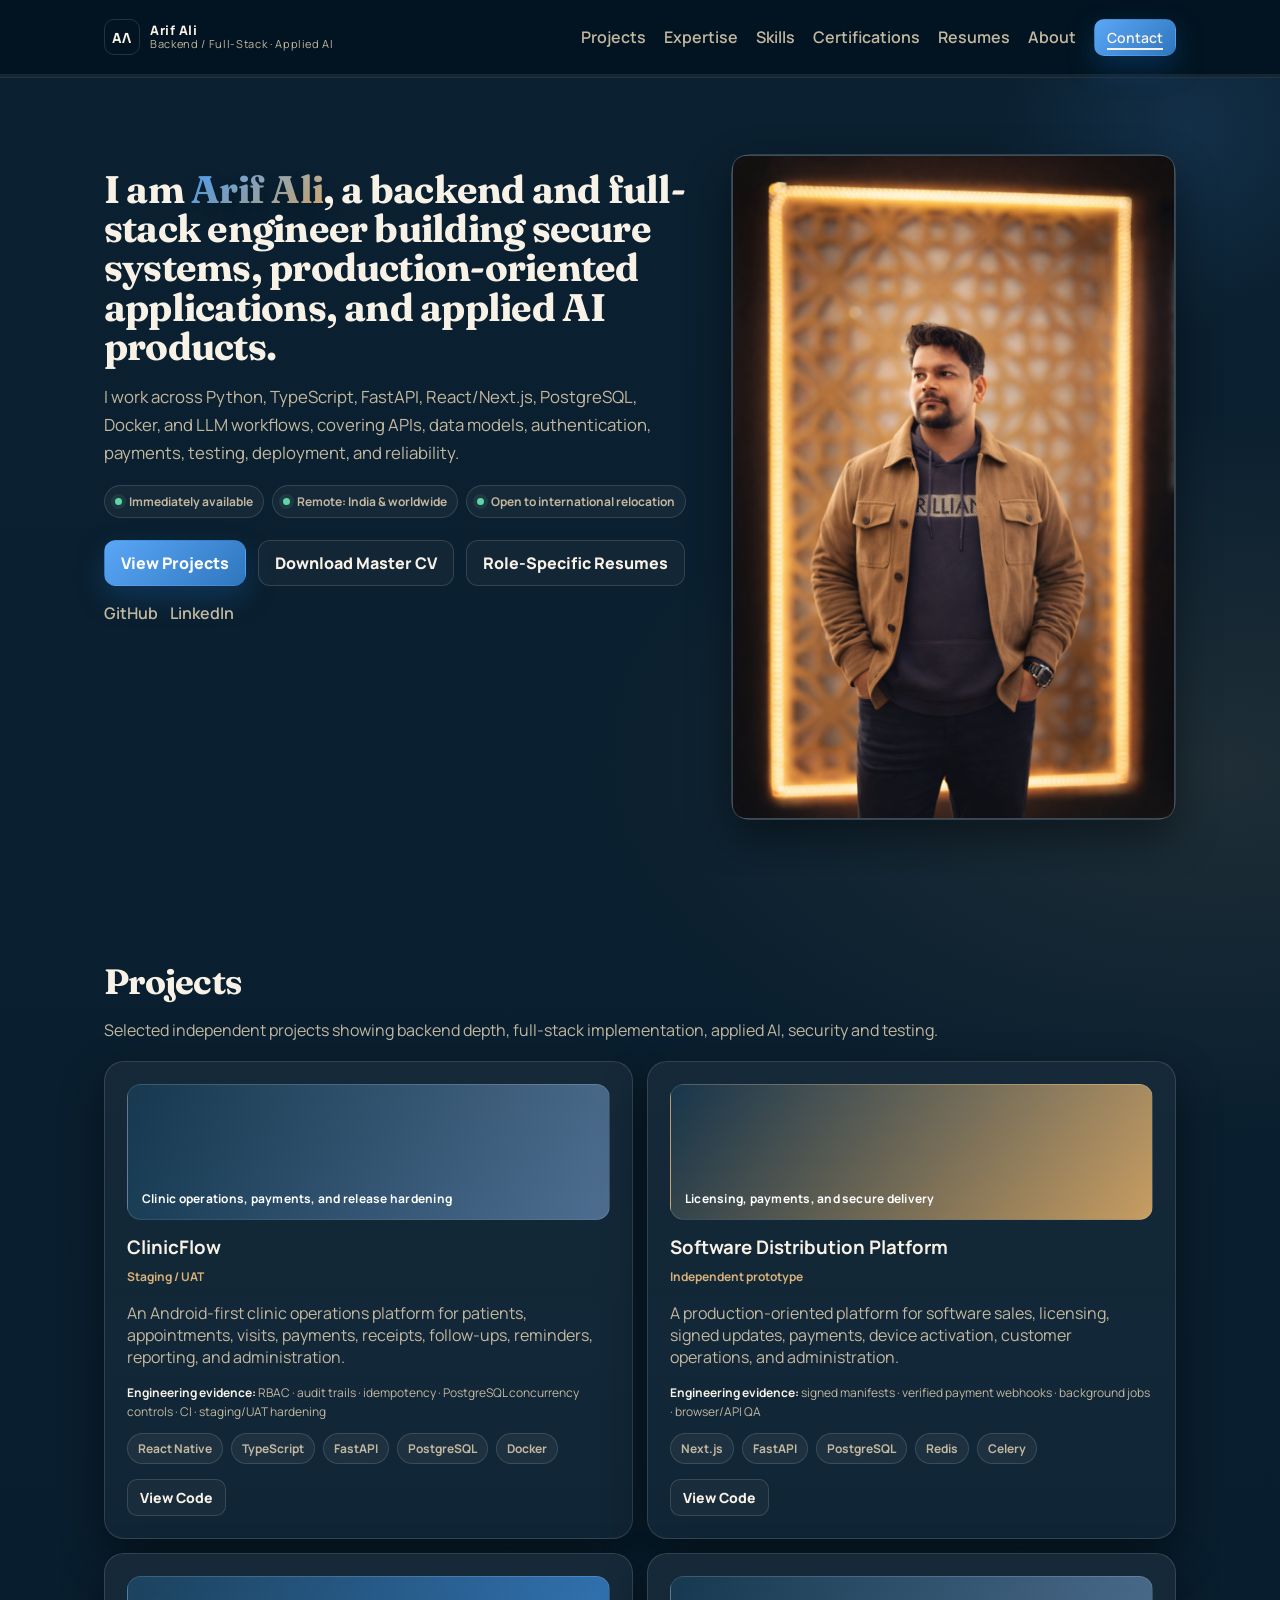
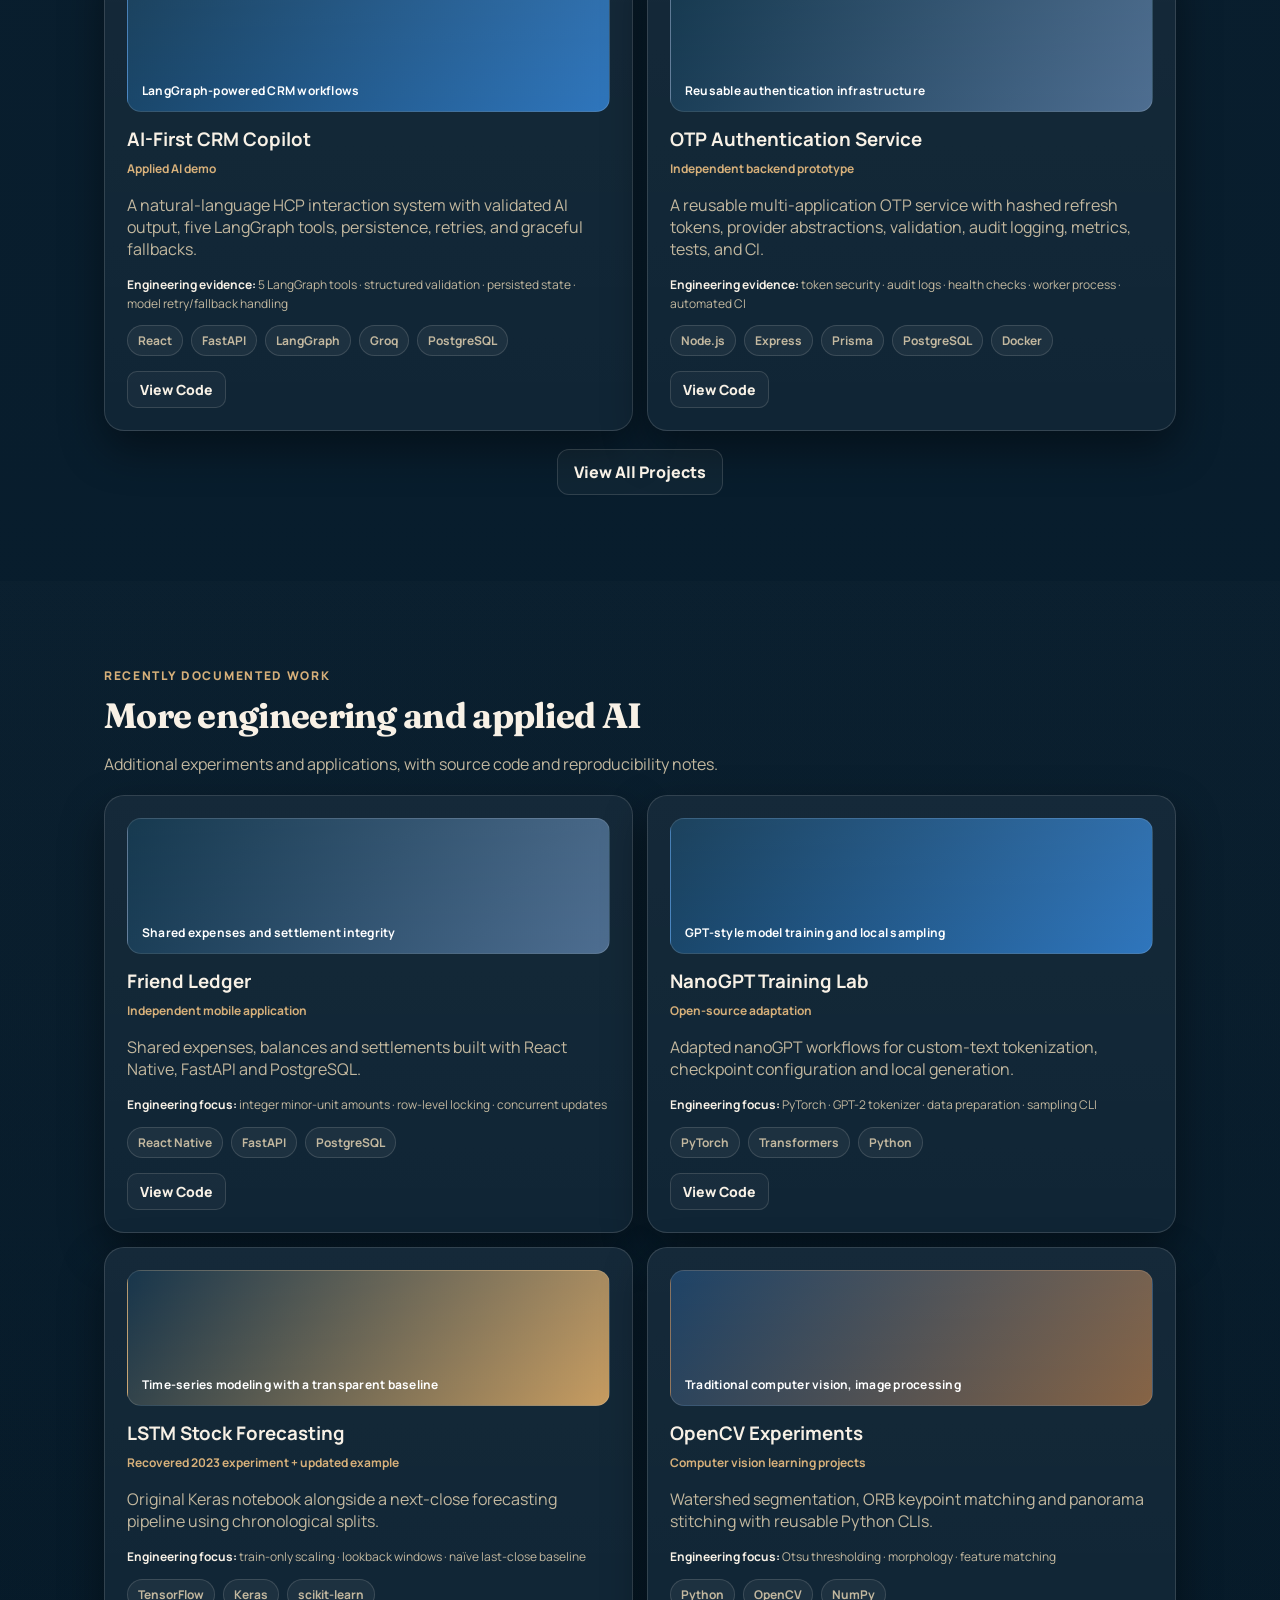
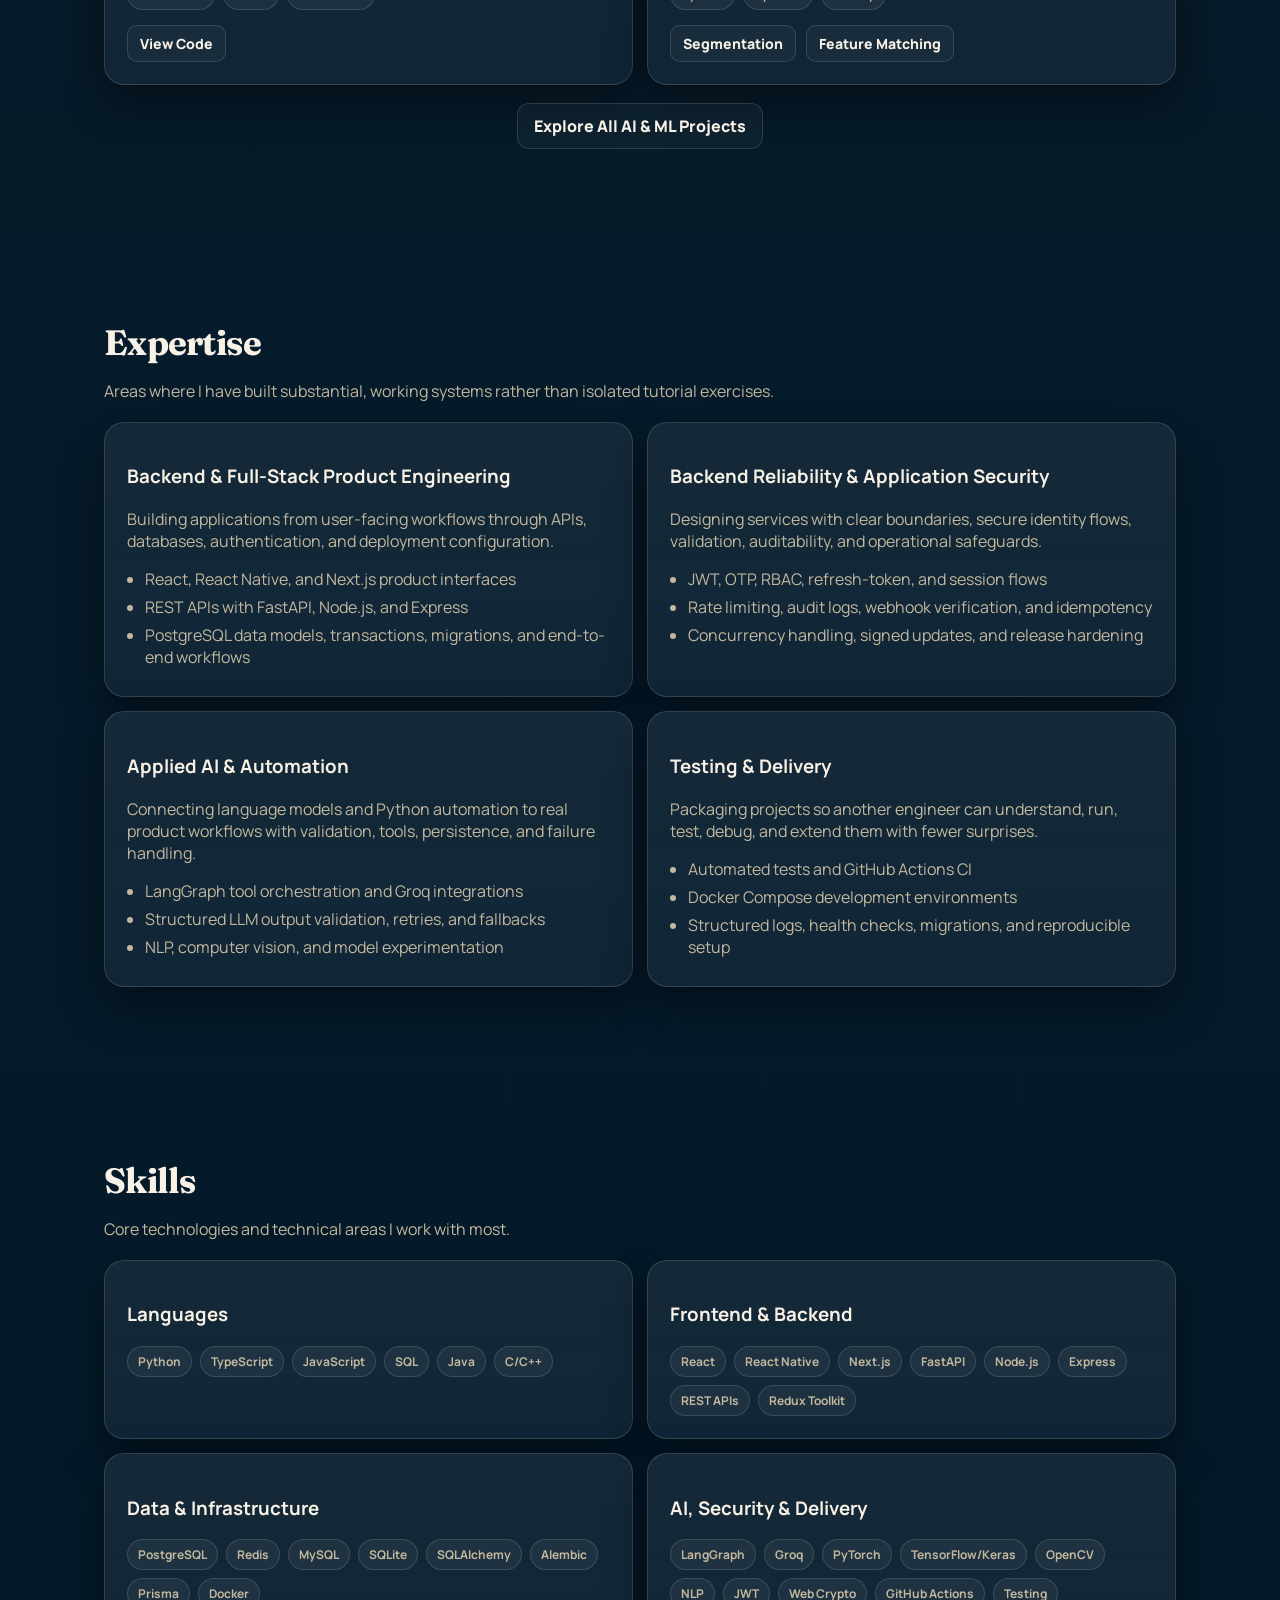
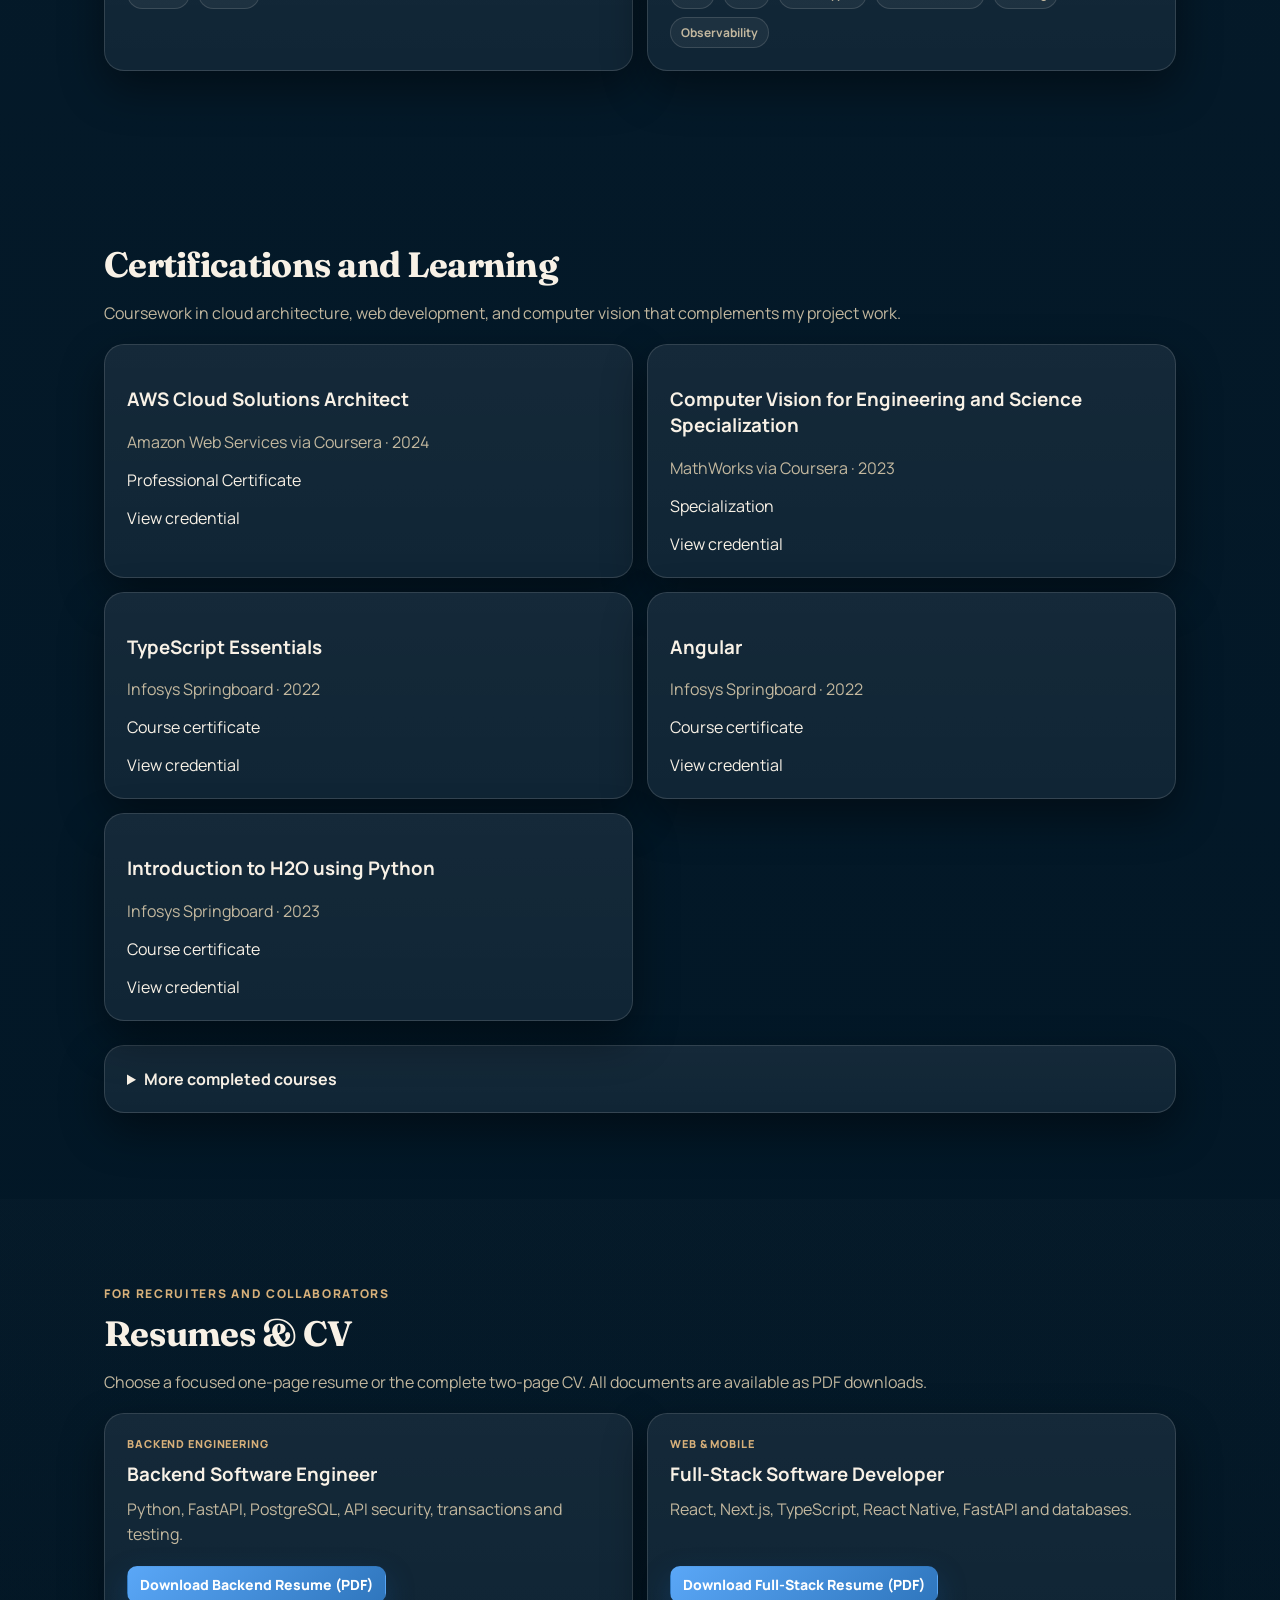
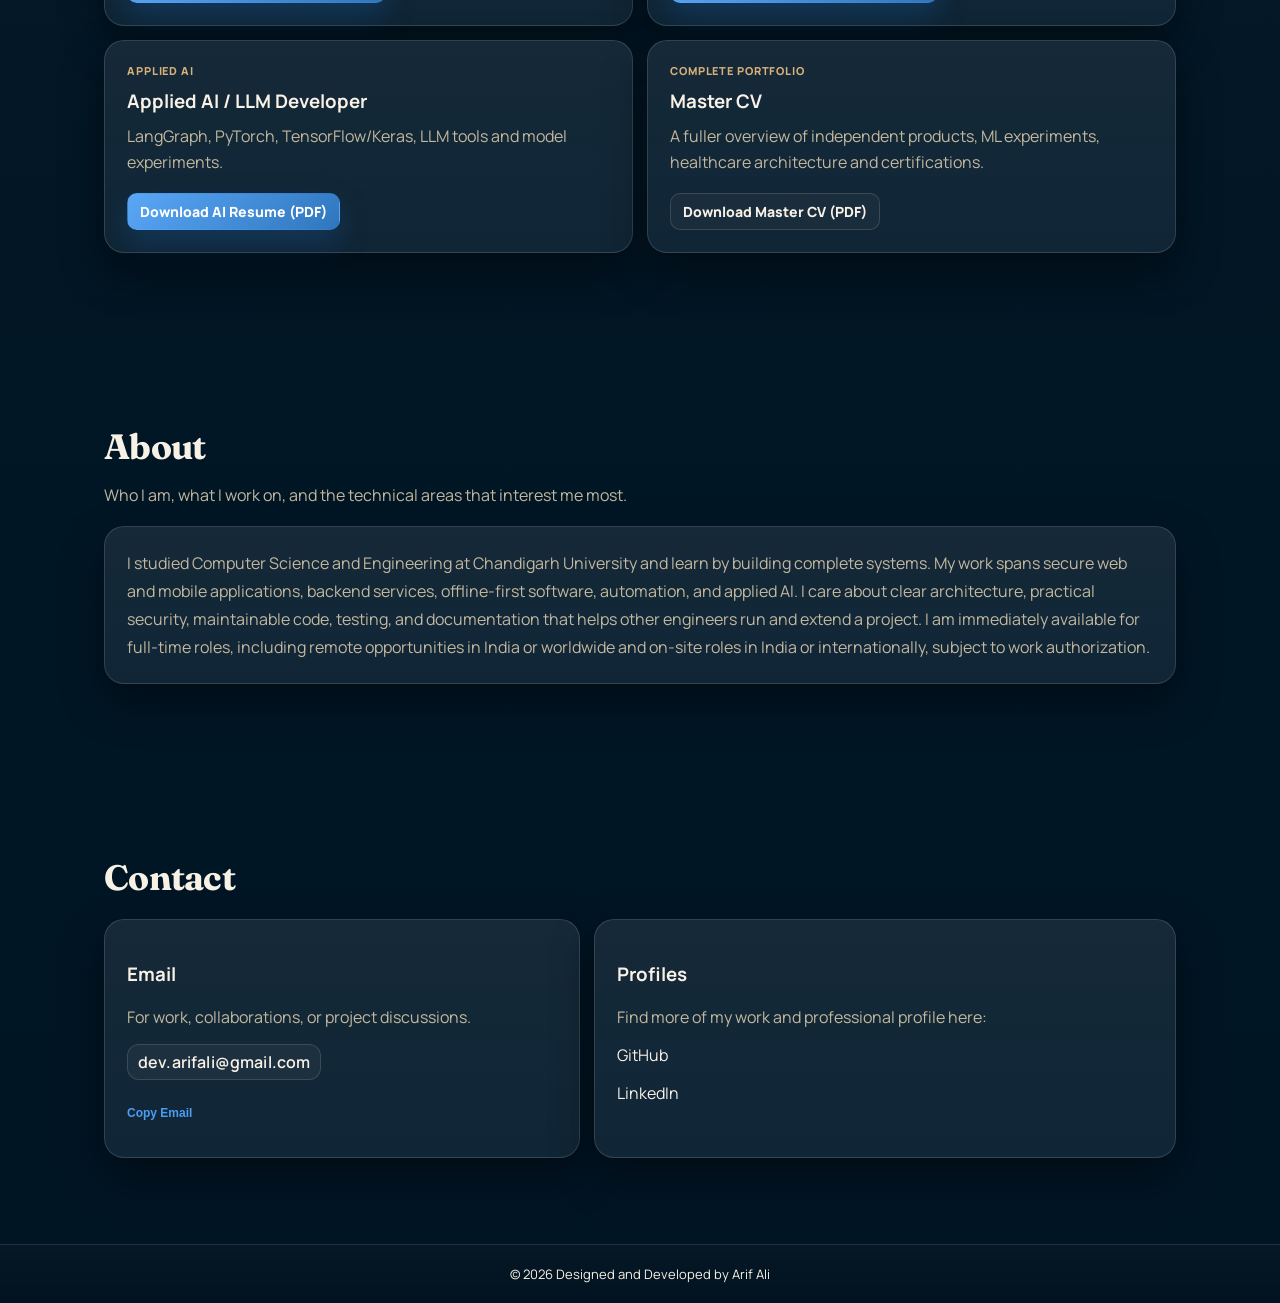
<file: index.html>
<!doctype html>
<html lang="en">
<head>
  <meta charset="utf-8" />
  <meta name="viewport" content="width=device-width, initial-scale=1" />
  <title>Arif Ali | Backend / Full-Stack Engineer | Applied AI</title>
  <meta name="description" content="Portfolio of Arif Ali, a backend and full-stack engineer building secure applications, production-oriented systems, and applied AI products with Python, TypeScript, FastAPI, React, and PostgreSQL." />
  <meta name="author" content="Arif Ali" />
  <meta property="og:title" content="Arif Ali | Backend / Full-Stack Engineer | Applied AI" />
  <meta property="og:description" content="Backend systems, full-stack products, secure applications, and applied AI built with Python and TypeScript." />
  <meta property="og:type" content="website" />
  <meta property="og:url" content="https://arifali.me/" />
  <meta property="og:image" content="https://arifali.me/og-image.png" />
  <meta name="twitter:card" content="summary_large_image" />
  <meta name="twitter:title" content="Arif Ali | Backend / Full-Stack Engineer | Applied AI" />
  <meta name="twitter:description" content="Backend systems, full-stack products, secure applications, and applied AI built with Python and TypeScript." />
  <meta name="twitter:image" content="https://arifali.me/og-image.png" />
  <link rel="icon" type="image/svg+xml" href="data:image/svg+xml,%3Csvg xmlns='http://www.w3.org/2000/svg' viewBox='0 0 64 64'%3E%3Crect width='64' height='64' rx='14' fill='%23001524'/%3E%3Ctext x='50%25' y='54%25' text-anchor='middle' font-size='24' font-family='Arial' font-weight='700' fill='%23f8f1e6'%3EA%CE%9B%3C/text%3E%3C/svg%3E" />
  <link rel="preconnect" href="https://fonts.googleapis.com">
  <link rel="preconnect" href="https://fonts.gstatic.com" crossorigin>
  <link href="https://fonts.googleapis.com/css2?family=Manrope:wght@400;500;600;700;800&family=Fraunces:opsz,wght@9..144,600;9..144,700&display=swap" rel="stylesheet">
  <link rel="stylesheet" href="style.css" />
</head>
<body>
  <header class="header">
    <div class="container nav">
      <a class="brand" href="#top" aria-label="Home">
        <span class="brand-mark" aria-hidden="true">AΛ</span>
        <span class="brand-text">
          <strong>Arif Ali</strong>
          <small>Backend / Full-Stack · Applied AI</small>
        </span>
      </a>
      <button id="menuToggle" class="menu-toggle" type="button" aria-expanded="false" aria-controls="primaryMenu">Menu</button>
      <nav class="menu" id="primaryMenu" aria-label="Primary">
        <a href="#projects">Projects</a>
        <a href="#expertise">Expertise</a>
        <a href="#skills">Skills</a>
        <a href="#certifications">Certifications</a>
        <a href="#resumes">Resumes</a>
        <a href="#about">About</a>
        <a href="#contact" class="btn btn-sm">Contact</a>
      </nav>
    </div>
    <div class="scroll-progress" aria-hidden="true"><span id="scrollBar"></span></div>
  </header>

  <main id="top">
    <section class="hero">
      <div class="container hero-grid">
        <div class="reveal">
          <h1 class="h1">
            I am <span class="name-accent">Arif Ali</span>, a backend and full-stack engineer building
            secure systems, production-oriented applications, and applied AI products.
          </h1>
          <p class="sub">
            I work across Python, TypeScript, FastAPI, React/Next.js, PostgreSQL, Docker, and LLM workflows,
            covering APIs, data models, authentication, payments, testing, deployment, and reliability.
          </p>

          <div class="availability" aria-label="Work availability">
            <span>Immediately available</span>
            <span>Remote: India &amp; worldwide</span>
            <span>Open to international relocation</span>
          </div>

          <div class="cta">
            <a class="btn" href="#projects">View Projects</a>
            <a class="btn btn-ghost" href="assets/resume.pdf" target="_blank" rel="noopener noreferrer">Download Master CV</a>
            <a class="btn btn-ghost" href="#resumes">Role-Specific Resumes</a>
          </div>

          <div class="links">
            <a href="https://github.com/Er-Arif" target="_blank" rel="noopener noreferrer">GitHub</a>
            <a href="https://linkedin.com/in/arifali2904" target="_blank" rel="noopener noreferrer">LinkedIn</a>
          </div>
        </div>

        <div class="card hero-card reveal">
          <div class="hero-photo">
            <img src="assets/arif.PNG" alt="Arif Ali" />
          </div>
        </div>
      </div>
    </section>

    <section id="projects" class="section">
      <div class="container">
        <div class="section-head reveal">
          <h2 class="h2">Projects</h2>
          <p class="muted">Selected independent projects showing backend depth, full-stack implementation, applied AI, security and testing.</p>
        </div>

        <div class="grid">
          <article class="card project reveal">
            <div class="project-visual visual-social">
              <span>Clinic operations, payments, and release hardening</span>
            </div>
            <div class="project-top">
              <h3>ClinicFlow</h3>
              <p class="project-status">Staging / UAT</p>
              <p class="muted">An Android-first clinic operations platform for patients, appointments, visits, payments, receipts, follow-ups, reminders, reporting, and administration.</p>
              <p class="project-proof"><strong>Engineering evidence:</strong> RBAC · audit trails · idempotency · PostgreSQL concurrency controls · CI · staging/UAT hardening</p>
              <div class="chips">
                <span>React Native</span><span>TypeScript</span><span>FastAPI</span><span>PostgreSQL</span><span>Docker</span>
              </div>
            </div>
            <div class="project-actions">
              <a class="btn btn-sm btn-ghost" href="https://github.com/Er-Arif/clinicflow" target="_blank" rel="noopener noreferrer">View Code</a>
            </div>
          </article>

          <article class="card project reveal">
            <div class="project-visual visual-stock">
              <span>Licensing, payments, and secure delivery</span>
            </div>
            <div class="project-top">
              <h3>Software Distribution Platform</h3>
              <p class="project-status">Independent prototype</p>
              <p class="muted">A production-oriented platform for software sales, licensing, signed updates, payments, device activation, customer operations, and administration.</p>
              <p class="project-proof"><strong>Engineering evidence:</strong> signed manifests · verified payment webhooks · background jobs · browser/API QA</p>
              <div class="chips">
                <span>Next.js</span><span>FastAPI</span><span>PostgreSQL</span><span>Redis</span><span>Celery</span>
              </div>
            </div>
            <div class="project-actions">
              <a class="btn btn-sm btn-ghost" href="https://github.com/Er-Arif/software-distribution-platform" target="_blank" rel="noopener noreferrer">View Code</a>
            </div>
          </article>

          <article class="card project reveal">
            <div class="project-visual visual-nlp">
              <span>LangGraph-powered CRM workflows</span>
            </div>
            <div class="project-top">
              <h3>AI-First CRM Copilot</h3>
              <p class="project-status">Applied AI demo</p>
              <p class="muted">A natural-language HCP interaction system with validated AI output, five LangGraph tools, persistence, retries, and graceful fallbacks.</p>
              <p class="project-proof"><strong>Engineering evidence:</strong> 5 LangGraph tools · structured validation · persisted state · model retry/fallback handling</p>
              <div class="chips">
                <span>React</span><span>FastAPI</span><span>LangGraph</span><span>Groq</span><span>PostgreSQL</span>
              </div>
            </div>
            <div class="project-actions">
              <a class="btn btn-sm btn-ghost" href="https://github.com/Er-Arif/ai-crm-copilot" target="_blank" rel="noopener noreferrer">View Code</a>
            </div>
          </article>

          <article class="card project reveal">
            <div class="project-visual visual-social">
              <span>Reusable authentication infrastructure</span>
            </div>
            <div class="project-top">
              <h3>OTP Authentication Service</h3>
              <p class="project-status">Independent backend prototype</p>
              <p class="muted">A reusable multi-application OTP service with hashed refresh tokens, provider abstractions, validation, audit logging, metrics, tests, and CI.</p>
              <p class="project-proof"><strong>Engineering evidence:</strong> token security · audit logs · health checks · worker process · automated CI</p>
              <div class="chips">
                <span>Node.js</span><span>Express</span><span>Prisma</span><span>PostgreSQL</span><span>Docker</span>
              </div>
            </div>
            <div class="project-actions">
              <a class="btn btn-sm btn-ghost" href="https://github.com/Er-Arif/otp-auth-service" target="_blank" rel="noopener noreferrer">View Code</a>
            </div>
          </article>
        </div>

        <div class="section-actions reveal">
          <a class="btn btn-ghost" href="projects.html">View All Projects</a>
        </div>
      </div>
    </section>


    <section id="recent-work" class="section section-alt">
      <div class="container">
        <div class="section-head reveal">
          <p class="eyebrow">Recently documented work</p>
          <h2 class="h2">More engineering and applied AI</h2>
          <p class="muted">Additional experiments and applications, with source code and reproducibility notes.</p>
        </div>
        <div class="grid">
          <article class="card project reveal">
            <div class="project-visual visual-social"><span>Shared expenses and settlement integrity</span></div>
            <div class="project-top">
              <h3>Friend Ledger</h3>
              <p class="project-status">Independent mobile application</p>
              <p class="muted">Shared expenses, balances and settlements built with React Native, FastAPI and PostgreSQL.</p>
              <p class="project-proof"><strong>Engineering focus:</strong> integer minor-unit amounts · row-level locking · concurrent updates</p>
              <div class="chips"><span>React Native</span><span>FastAPI</span><span>PostgreSQL</span></div>
            </div>
            <div class="project-actions"><a class="btn btn-sm btn-ghost" href="https://github.com/Er-Arif/friend-ledger" target="_blank" rel="noopener noreferrer">View Code</a></div>
          </article>
          <article class="card project reveal">
            <div class="project-visual visual-nlp"><span>GPT-style model training and local sampling</span></div>
            <div class="project-top">
              <h3>NanoGPT Training Lab</h3>
              <p class="project-status">Open-source adaptation</p>
              <p class="muted">Adapted nanoGPT workflows for custom-text tokenization, checkpoint configuration and local generation.</p>
              <p class="project-proof"><strong>Engineering focus:</strong> PyTorch · GPT-2 tokenizer · data preparation · sampling CLI</p>
              <div class="chips"><span>PyTorch</span><span>Transformers</span><span>Python</span></div>
            </div>
            <div class="project-actions"><a class="btn btn-sm btn-ghost" href="https://github.com/Er-Arif/nanogpt-training-lab" target="_blank" rel="noopener noreferrer">View Code</a></div>
          </article>
          <article class="card project reveal">
            <div class="project-visual visual-stock"><span>Time-series modeling with a transparent baseline</span></div>
            <div class="project-top">
              <h3>LSTM Stock Forecasting</h3>
              <p class="project-status">Recovered 2023 experiment + updated example</p>
              <p class="muted">Original Keras notebook alongside a next-close forecasting pipeline using chronological splits.</p>
              <p class="project-proof"><strong>Engineering focus:</strong> train-only scaling · lookback windows · naïve last-close baseline</p>
              <div class="chips"><span>TensorFlow</span><span>Keras</span><span>scikit-learn</span></div>
            </div>
            <div class="project-actions"><a class="btn btn-sm btn-ghost" href="https://github.com/Er-Arif/lstm-stock-forecasting" target="_blank" rel="noopener noreferrer">View Code</a></div>
          </article>
          <article class="card project reveal">
            <div class="project-visual visual-photo"><span>Traditional computer vision, image processing</span></div>
            <div class="project-top">
              <h3>OpenCV Experiments</h3>
              <p class="project-status">Computer vision learning projects</p>
              <p class="muted">Watershed segmentation, ORB keypoint matching and panorama stitching with reusable Python CLIs.</p>
              <p class="project-proof"><strong>Engineering focus:</strong> Otsu thresholding · morphology · feature matching</p>
              <div class="chips"><span>Python</span><span>OpenCV</span><span>NumPy</span></div>
            </div>
            <div class="project-actions">
              <a class="btn btn-sm btn-ghost" href="https://github.com/Er-Arif/opencv-watershed-segmentation" target="_blank" rel="noopener noreferrer">Segmentation</a>
              <a class="btn btn-sm btn-ghost" href="https://github.com/Er-Arif/opencv-feature-matching" target="_blank" rel="noopener noreferrer">Feature Matching</a>
            </div>
          </article>
        </div>
        <div class="section-actions reveal">
          <a class="btn btn-ghost" href="projects.html#machine-learning">Explore All AI &amp; ML Projects</a>
        </div>
      </div>
    </section>

    <section id="expertise" class="section">
      <div class="container">
        <div class="section-head reveal">
          <h2 class="h2">Expertise</h2>
          <p class="muted">Areas where I have built substantial, working systems rather than isolated tutorial exercises.</p>
        </div>

        <div class="grid">
          <article class="card reveal">
            <h3>Backend &amp; Full-Stack Product Engineering</h3>
            <p class="muted">Building applications from user-facing workflows through APIs, databases, authentication, and deployment configuration.</p>
            <ul class="list">
              <li>React, React Native, and Next.js product interfaces</li>
              <li>REST APIs with FastAPI, Node.js, and Express</li>
              <li>PostgreSQL data models, transactions, migrations, and end-to-end workflows</li>
            </ul>
          </article>

          <article class="card reveal">
            <h3>Backend Reliability &amp; Application Security</h3>
            <p class="muted">Designing services with clear boundaries, secure identity flows, validation, auditability, and operational safeguards.</p>
            <ul class="list">
              <li>JWT, OTP, RBAC, refresh-token, and session flows</li>
              <li>Rate limiting, audit logs, webhook verification, and idempotency</li>
              <li>Concurrency handling, signed updates, and release hardening</li>
            </ul>
          </article>

          <article class="card reveal">
            <h3>Applied AI &amp; Automation</h3>
            <p class="muted">Connecting language models and Python automation to real product workflows with validation, tools, persistence, and failure handling.</p>
            <ul class="list">
              <li>LangGraph tool orchestration and Groq integrations</li>
              <li>Structured LLM output validation, retries, and fallbacks</li>
              <li>NLP, computer vision, and model experimentation</li>
            </ul>
          </article>

          <article class="card reveal">
            <h3>Testing &amp; Delivery</h3>
            <p class="muted">Packaging projects so another engineer can understand, run, test, debug, and extend them with fewer surprises.</p>
            <ul class="list">
              <li>Automated tests and GitHub Actions CI</li>
              <li>Docker Compose development environments</li>
              <li>Structured logs, health checks, migrations, and reproducible setup</li>
            </ul>
          </article>
        </div>
      </div>
    </section>

    <section id="skills" class="section">
      <div class="container">
        <div class="section-head reveal">
          <h2 class="h2">Skills</h2>
          <p class="muted">Core technologies and technical areas I work with most.</p>
        </div>

        <div class="grid skills-grid">
          <article class="card reveal">
            <h3>Languages</h3>
            <div class="chips">
              <span>Python</span><span>TypeScript</span><span>JavaScript</span><span>SQL</span><span>Java</span><span>C/C++</span>
            </div>
          </article>

          <article class="card reveal">
            <h3>Frontend &amp; Backend</h3>
            <div class="chips">
              <span>React</span><span>React Native</span><span>Next.js</span><span>FastAPI</span><span>Node.js</span><span>Express</span><span>REST APIs</span><span>Redux Toolkit</span>
            </div>
          </article>

          <article class="card reveal">
            <h3>Data &amp; Infrastructure</h3>
            <div class="chips">
              <span>PostgreSQL</span><span>Redis</span><span>MySQL</span><span>SQLite</span><span>SQLAlchemy</span><span>Alembic</span><span>Prisma</span><span>Docker</span>
            </div>
          </article>

          <article class="card reveal">
            <h3>AI, Security &amp; Delivery</h3>
            <div class="chips">
              <span>LangGraph</span><span>Groq</span><span>PyTorch</span><span>TensorFlow/Keras</span><span>OpenCV</span><span>NLP</span><span>JWT</span><span>Web Crypto</span><span>GitHub Actions</span><span>Testing</span><span>Observability</span>
            </div>
          </article>
        </div>
      </div>
    </section>

    <section id="certifications" class="section">
      <div class="container">
        <div class="section-head reveal">
          <h2 class="h2">Certifications and Learning</h2>
          <p class="muted">Coursework in cloud architecture, web development, and computer vision that complements my project work.</p>
        </div>
        <div class="grid">
          <article class="card reveal">
            <h3>AWS Cloud Solutions Architect</h3>
            <p class="muted">Amazon Web Services via Coursera · 2024</p>
            <p>Professional Certificate</p>
            <a href="https://coursera.org/verify/professional-cert/43A85D3PY5UK" target="_blank" rel="noopener noreferrer">View credential<span class="sr-only">: AWS Cloud Solutions Architect</span></a>
          </article>
          <article class="card reveal">
            <h3>Computer Vision for Engineering and Science Specialization</h3>
            <p class="muted">MathWorks via Coursera · 2023</p>
            <p>Specialization</p>
            <a href="https://coursera.org/verify/specialization/GZYBJBKGPVH5" target="_blank" rel="noopener noreferrer">View credential<span class="sr-only">: Computer Vision for Engineering and Science Specialization</span></a>
          </article>
          <article class="card reveal">
            <h3>TypeScript Essentials</h3>
            <p class="muted">Infosys Springboard · 2022</p>
            <p>Course certificate</p>
            <a href="https://www.arifali.me/assets/certificates/typescript-essentials.pdf" target="_blank" rel="noopener noreferrer">View credential<span class="sr-only">: TypeScript Essentials</span></a>
          </article>
          <article class="card reveal">
            <h3>Angular</h3>
            <p class="muted">Infosys Springboard · 2022</p>
            <p>Course certificate</p>
            <a href="https://www.arifali.me/assets/certificates/angular.pdf" target="_blank" rel="noopener noreferrer">View credential<span class="sr-only">: Angular</span></a>
          </article>
          <article class="card reveal">
            <h3>Introduction to H2O using Python</h3>
            <p class="muted">Infosys Springboard · 2023</p>
            <p>Course certificate</p>
            <a href="https://www.arifali.me/assets/certificates/introduction-to-h2o-using-python.pdf" target="_blank" rel="noopener noreferrer">View credential<span class="sr-only">: Introduction to H2O using Python</span></a>
          </article>
        </div>
        <details class="card certification-details">
          <summary>More completed courses</summary>
          <ul class="list">
            <li><a href="https://coursera.org/verify/8BAHSNTWTN5K" target="_blank" rel="noopener noreferrer">Architecting Solutions on AWS</a> - Amazon Web Services via Coursera, 2024</li>
            <li><a href="https://coursera.org/verify/Q5CA93RMTLZZ" target="_blank" rel="noopener noreferrer">Introduction to Designing Data Lakes on AWS</a> - Amazon Web Services via Coursera, 2024</li>
            <li><a href="https://www.arifali.me/assets/certificates/wireless-evolution-and-4g-lte-overview.pdf" target="_blank" rel="noopener noreferrer">Wireless Evolution and 4G LTE Overview</a> - Infosys Springboard, 2024</li>
            <li><a href="https://coursera.org/verify/63AFKNBSN643" target="_blank" rel="noopener noreferrer">Object Tracking and Motion Detection with Computer Vision</a> - MathWorks via Coursera, 2023</li>
            <li><a href="https://coursera.org/verify/C9XF8YHMRMB2" target="_blank" rel="noopener noreferrer">Machine Learning for Computer Vision</a> - MathWorks via Coursera, 2023</li>
            <li><a href="https://coursera.org/verify/T84ZEJJQE2YA" target="_blank" rel="noopener noreferrer">Introduction to Computer Vision</a> - MathWorks via Coursera, 2023</li>
          </ul>
        </details>
      </div>
    </section>


    <section id="resumes" class="section section-alt">
      <div class="container">
        <div class="section-head reveal">
          <p class="eyebrow">For recruiters and collaborators</p>
          <h2 class="h2">Resumes &amp; CV</h2>
          <p class="muted">Choose a focused one-page resume or the complete two-page CV. All documents are available as PDF downloads.</p>
        </div>
        <div class="grid resume-grid">
          <article class="card resume-card reveal">
            <p class="resume-tag">Backend engineering</p>
            <h3>Backend Software Engineer</h3>
            <p class="muted">Python, FastAPI, PostgreSQL, API security, transactions and testing.</p>
            <a class="btn btn-sm" href="assets/resume-backend.pdf" target="_blank" rel="noopener noreferrer" download>Download Backend Resume (PDF)</a>
          </article>
          <article class="card resume-card reveal">
            <p class="resume-tag">Web &amp; mobile</p>
            <h3>Full-Stack Software Developer</h3>
            <p class="muted">React, Next.js, TypeScript, React Native, FastAPI and databases.</p>
            <a class="btn btn-sm" href="assets/resume-fullstack.pdf" target="_blank" rel="noopener noreferrer" download>Download Full-Stack Resume (PDF)</a>
          </article>
          <article class="card resume-card reveal">
            <p class="resume-tag">Applied AI</p>
            <h3>Applied AI / LLM Developer</h3>
            <p class="muted">LangGraph, PyTorch, TensorFlow/Keras, LLM tools and model experiments.</p>
            <a class="btn btn-sm" href="assets/resume-applied-ai.pdf" target="_blank" rel="noopener noreferrer" download>Download AI Resume (PDF)</a>
          </article>
          <article class="card resume-card reveal">
            <p class="resume-tag">Complete portfolio</p>
            <h3>Master CV</h3>
            <p class="muted">A fuller overview of independent products, ML experiments, healthcare architecture and certifications.</p>
            <a class="btn btn-sm btn-ghost" href="assets/resume.pdf" target="_blank" rel="noopener noreferrer" download>Download Master CV (PDF)</a>
          </article>
        </div>
      </div>
    </section>

    <section id="about" class="section">
      <div class="container">
        <div class="section-head reveal">
          <h2 class="h2">About</h2>
          <p class="muted">Who I am, what I work on, and the technical areas that interest me most.</p>
        </div>

        <div class="card about reveal">
          <p>
            I studied Computer Science and Engineering at Chandigarh University and learn by building complete systems.
            My work spans secure web and mobile applications, backend services, offline-first software, automation, and applied AI.
            I care about clear architecture, practical security, maintainable code, testing, and documentation that helps other engineers run and extend a project.
            I am immediately available for full-time roles, including remote opportunities in India or worldwide and on-site roles in India or internationally, subject to work authorization.
          </p>
        </div>
      </div>
    </section>

    <section id="contact" class="section">
      <div class="container">
        <div class="section-head reveal">
          <h2 class="h2">Contact</h2>
        </div>

        <div class="grid contact-grid">
          <div class="card reveal">
            <h3>Email</h3>
            <p class="muted">For work, collaborations, or project discussions.</p>
            <p><a class="contact-email" href="mailto:dev.arifali@gmail.com">dev.arifali@gmail.com</a></p>
            <button class="btn btn-sm btn-ghost copy-email-btn" type="button" data-email="dev.arifali@gmail.com">Copy Email</button>
            <p class="muted small copy-email-status" aria-live="polite"></p>
          </div>

          <div class="card reveal">
            <h3>Profiles</h3>
            <p class="muted">Find more of my work and professional profile here:</p>
            <p><a href="https://github.com/Er-Arif" target="_blank" rel="noopener noreferrer">GitHub</a></p>
            <p><a href="https://linkedin.com/in/arifali2904" target="_blank" rel="noopener noreferrer">LinkedIn</a></p>
          </div>
        </div>
      </div>
    </section>
  </main>

  <footer class="footer">
    <div class="container footer-inner">
      <div class="footer-bottom">
        <span class="muted footer-status">© <span id="year"></span> Designed and Developed by Arif Ali</span>
      </div>
    </div>
  </footer>

  <script src="script.js"></script>
  <!-- Cloudflare Web Analytics --><script defer src='https://static.cloudflareinsights.com/beacon.min.js' data-cf-beacon='{"token": "a621b41dcdbb49bc8793217a2a3b20c9"}'></script><!-- End Cloudflare Web Analytics -->
</body>
</html>
</file>
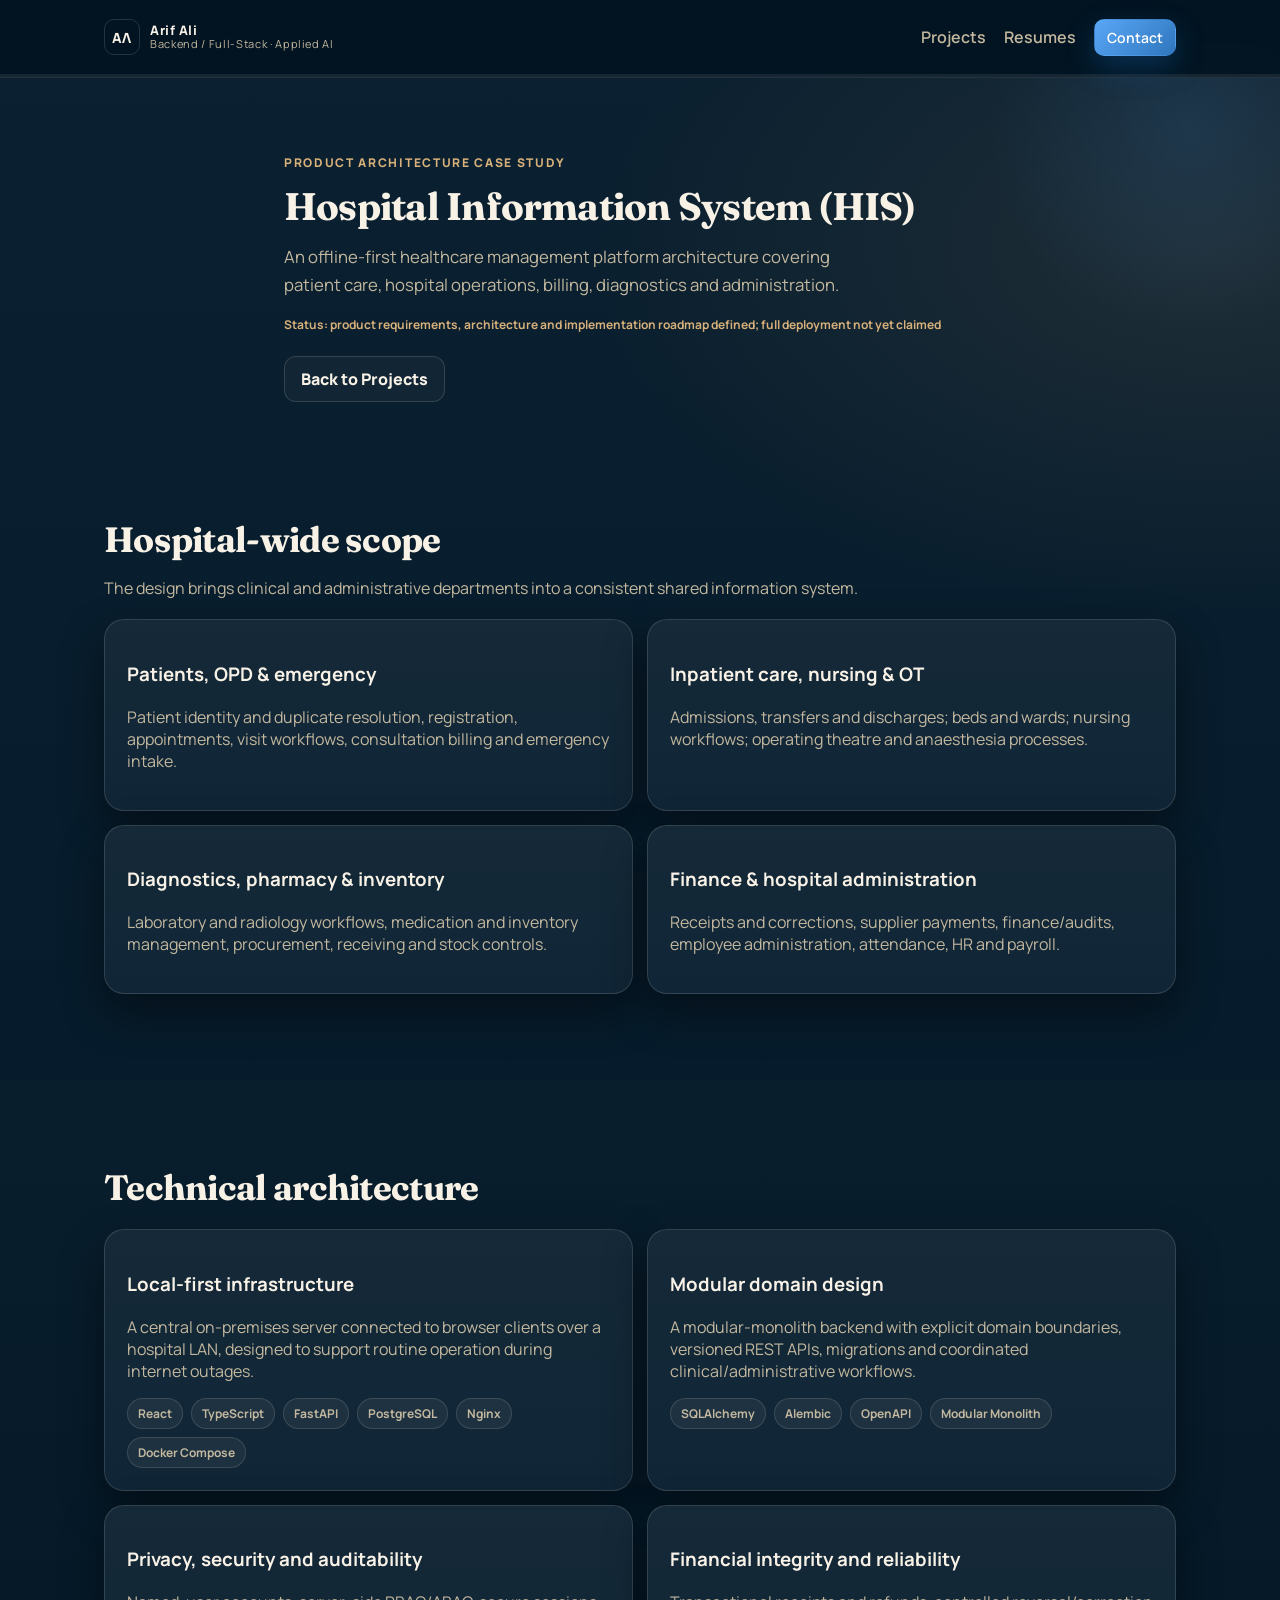
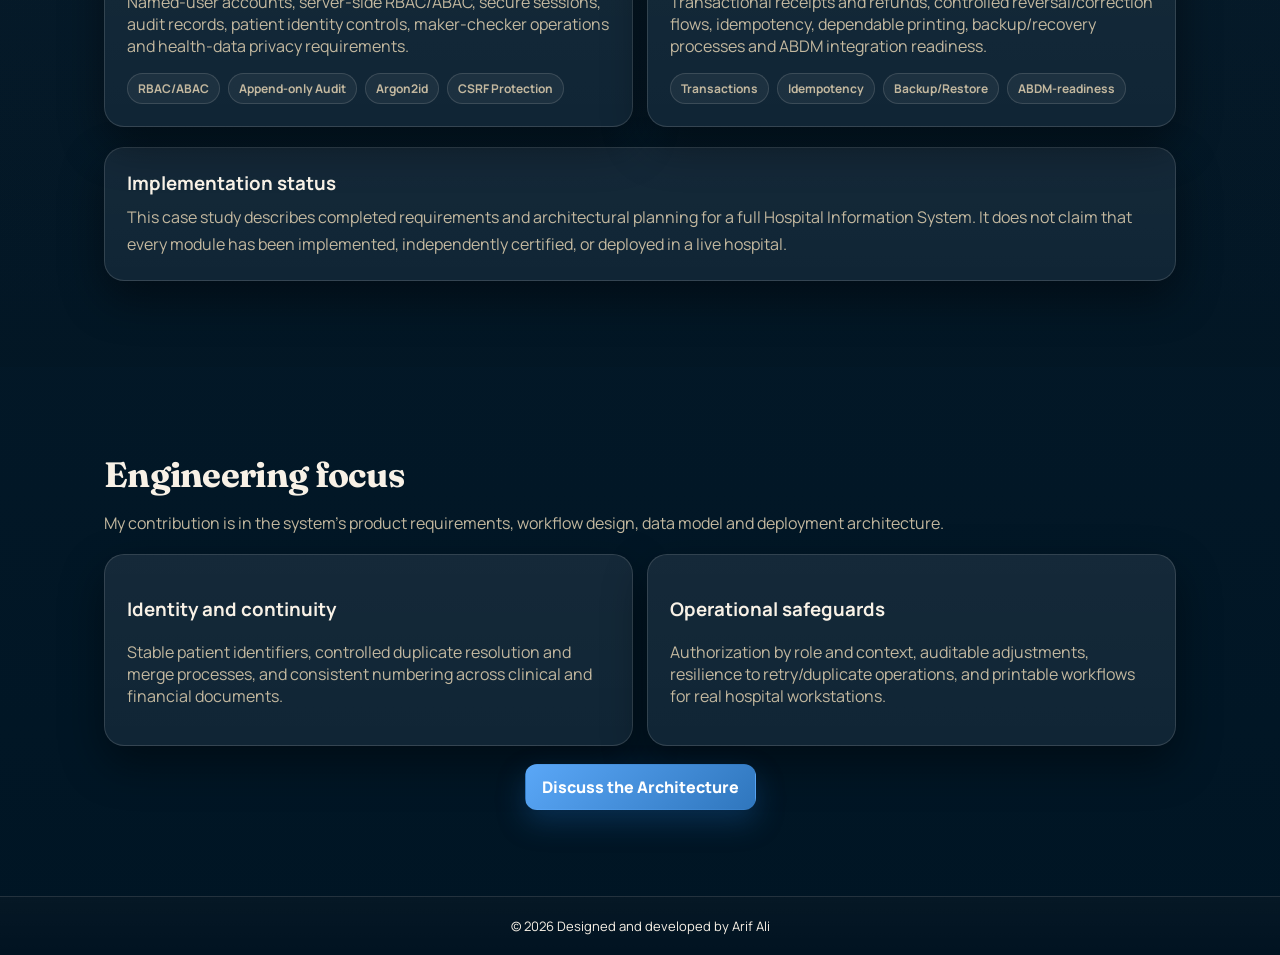
<file: his-architecture.html>
<!doctype html>
<html lang="en">
<head>
  <meta charset="utf-8" />
  <meta name="viewport" content="width=device-width, initial-scale=1" />
  <title>Hospital Information System Architecture | Arif Ali</title>
  <meta name="description" content="A hospital-wide, offline-first Hospital Information System architecture designed by Arif Ali, covering clinical operations, workflows, data integrity, auditability and deployment planning." />
  <meta name="author" content="Arif Ali" />
  <link rel="canonical" href="https://arifali.me/his-architecture.html" />
  <meta property="og:title" content="Hospital Information System | Architecture Case Study" />
  <meta property="og:description" content="A modular, offline-first hospital platform architecture spanning clinical and administrative departments." />
  <meta property="og:type" content="article" />
  <meta property="og:url" content="https://arifali.me/his-architecture.html" />
  <meta property="og:image" content="https://arifali.me/og-image.png" />
  <link rel="preconnect" href="https://fonts.googleapis.com">
  <link rel="preconnect" href="https://fonts.gstatic.com" crossorigin>
  <link href="https://fonts.googleapis.com/css2?family=Manrope:wght@400;500;600;700;800&family=Fraunces:opsz,wght@9..144,600;9..144,700&display=swap" rel="stylesheet">
  <link rel="stylesheet" href="style.css" />
</head>
<body>
  <header class="header">
    <div class="container nav">
      <a class="brand" href="index.html#top" aria-label="Home"><span class="brand-mark" aria-hidden="true">AΛ</span><span class="brand-text"><strong>Arif Ali</strong><small>Backend / Full-Stack · Applied AI</small></span></a>
      <button id="menuToggle" class="menu-toggle" type="button" aria-expanded="false" aria-controls="primaryMenu">Menu</button>
      <nav class="menu" id="primaryMenu" aria-label="Primary">
        <a href="projects.html">Projects</a>
        <a href="index.html#resumes">Resumes</a>
        <a href="index.html#contact" class="btn btn-sm">Contact</a>
      </nav>
    </div>
    <div class="scroll-progress" aria-hidden="true"><span id="scrollBar"></span></div>
  </header>
  <main id="top">
    <section class="hero page-hero">
      <div class="container page-intro">
        <p class="eyebrow">Product architecture case study</p>
        <h1 class="h1">Hospital Information System (HIS)</h1>
        <p class="sub">An offline-first healthcare management platform architecture covering patient care, hospital operations, billing, diagnostics and administration.</p>
        <p class="project-status">Status: product requirements, architecture and implementation roadmap defined; full deployment not yet claimed</p>
        <div class="cta"><a class="btn btn-ghost" href="projects.html#software-products">Back to Projects</a></div>
      </div>
    </section>
    <section class="section">
      <div class="container">
        <div class="section-head">
          <h2 class="h2">Hospital-wide scope</h2>
          <p class="muted">The design brings clinical and administrative departments into a consistent shared information system.</p>
        </div>
        <div class="grid">
          <article class="card"><h3>Patients, OPD &amp; emergency</h3><p class="muted">Patient identity and duplicate resolution, registration, appointments, visit workflows, consultation billing and emergency intake.</p></article>
          <article class="card"><h3>Inpatient care, nursing &amp; OT</h3><p class="muted">Admissions, transfers and discharges; beds and wards; nursing workflows; operating theatre and anaesthesia processes.</p></article>
          <article class="card"><h3>Diagnostics, pharmacy &amp; inventory</h3><p class="muted">Laboratory and radiology workflows, medication and inventory management, procurement, receiving and stock controls.</p></article>
          <article class="card"><h3>Finance &amp; hospital administration</h3><p class="muted">Receipts and corrections, supplier payments, finance/audits, employee administration, attendance, HR and payroll.</p></article>
        </div>
      </div>
    </section>
    <section class="section section-alt">
      <div class="container">
        <div class="section-head"><h2 class="h2">Technical architecture</h2></div>
        <div class="grid">
          <article class="card">
            <h3>Local-first infrastructure</h3>
            <p class="muted">A central on-premises server connected to browser clients over a hospital LAN, designed to support routine operation during internet outages.</p>
            <div class="chips"><span>React</span><span>TypeScript</span><span>FastAPI</span><span>PostgreSQL</span><span>Nginx</span><span>Docker Compose</span></div>
          </article>
          <article class="card">
            <h3>Modular domain design</h3>
            <p class="muted">A modular-monolith backend with explicit domain boundaries, versioned REST APIs, migrations and coordinated clinical/administrative workflows.</p>
            <div class="chips"><span>SQLAlchemy</span><span>Alembic</span><span>OpenAPI</span><span>Modular Monolith</span></div>
          </article>
          <article class="card">
            <h3>Privacy, security and auditability</h3>
            <p class="muted">Named-user accounts, server-side RBAC/ABAC, secure sessions, audit records, patient identity controls, maker-checker operations and health-data privacy requirements.</p>
            <div class="chips"><span>RBAC/ABAC</span><span>Append-only Audit</span><span>Argon2id</span><span>CSRF Protection</span></div>
          </article>
          <article class="card">
            <h3>Financial integrity and reliability</h3>
            <p class="muted">Transactional receipts and refunds, controlled reversal/correction flows, idempotency, dependable printing, backup/recovery processes and ABDM integration readiness.</p>
            <div class="chips"><span>Transactions</span><span>Idempotency</span><span>Backup/Restore</span><span>ABDM-readiness</span></div>
          </article>
        </div>
        <div class="card case-study-note">
          <h3>Implementation status</h3>
          <p class="muted">This case study describes completed requirements and architectural planning for a full Hospital Information System. It does not claim that every module has been implemented, independently certified, or deployed in a live hospital.</p>
        </div>
      </div>
    </section>
    <section class="section">
      <div class="container">
        <div class="section-head"><h2 class="h2">Engineering focus</h2><p class="muted">My contribution is in the system's product requirements, workflow design, data model and deployment architecture.</p></div>
        <div class="grid">
          <article class="card"><h3>Identity and continuity</h3><p class="muted">Stable patient identifiers, controlled duplicate resolution and merge processes, and consistent numbering across clinical and financial documents.</p></article>
          <article class="card"><h3>Operational safeguards</h3><p class="muted">Authorization by role and context, auditable adjustments, resilience to retry/duplicate operations, and printable workflows for real hospital workstations.</p></article>
        </div>
        <div class="section-actions"><a class="btn" href="index.html#contact">Discuss the Architecture</a></div>
      </div>
    </section>
  </main>
  <footer class="footer"><div class="container footer-inner"><div class="footer-bottom"><span class="muted footer-status">© <span id="year"></span> Designed and developed by Arif Ali</span></div></div></footer>
  <script src="script.js"></script>
</body>
</html>
</file>
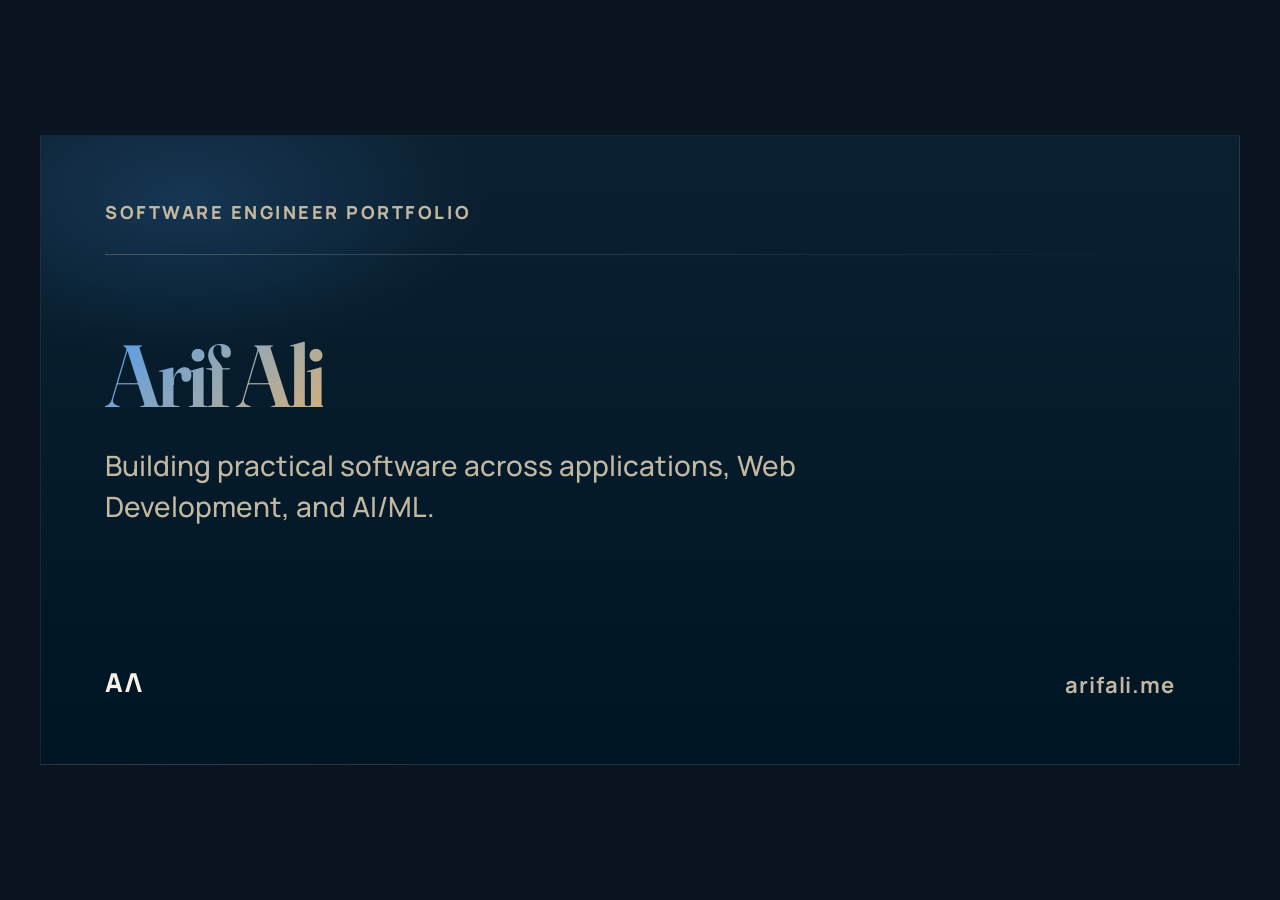
<file: og-image-minimal.html>
<!doctype html>
<html lang="en">
<head>
  <meta charset="utf-8" />
  <meta name="viewport" content="width=device-width, initial-scale=1" />
  <title>Arif Ali OG Image Minimal</title>
  <link rel="preconnect" href="https://fonts.googleapis.com" />
  <link rel="preconnect" href="https://fonts.gstatic.com" crossorigin />
  <link href="https://fonts.googleapis.com/css2?family=Manrope:wght@500;600;700;800&family=Fraunces:opsz,wght@9..144,600;9..144,700&display=swap" rel="stylesheet" />
  <style>
    :root {
      --bg: #001524;
      --bg-soft: #0b2030;
      --ink: #f8f1e6;
      --muted: #c3b89f;
      --line: rgba(248, 241, 230, 0.14);
      --brand: #4c9df2;
      --accent: #d7b07a;
    }

    * { box-sizing: border-box; }
    html, body { margin: 0; }
    body {
      min-height: 100vh;
      display: grid;
      place-items: center;
      background: #0a1420;
      font-family: Manrope, "Segoe UI", sans-serif;
      color: var(--ink);
    }

    .frame {
      width: 1200px;
      height: 630px;
      position: relative;
      overflow: hidden;
      background:
        radial-gradient(420px 220px at 12% 10%, rgba(76, 157, 242, 0.18), transparent 72%),
        linear-gradient(180deg, var(--bg-soft), var(--bg));
      border: 1px solid rgba(248, 241, 230, 0.08);
    }

    .line {
      position: absolute;
      left: 64px;
      right: 64px;
      top: 118px;
      height: 1px;
      background: linear-gradient(90deg, rgba(248,241,230,0.22), rgba(248,241,230,0));
    }

    .content {
      position: relative;
      z-index: 1;
      height: 100%;
      padding: 64px;
      display: flex;
      flex-direction: column;
      justify-content: space-between;
    }

    .eyebrow {
      font-size: 18px;
      font-weight: 800;
      color: var(--muted);
      letter-spacing: 0.14em;
      text-transform: uppercase;
    }

    h1 {
      margin: 0;
      max-width: 760px;
      font-family: Fraunces, Georgia, serif;
      font-size: 88px;
      line-height: 0.95;
      letter-spacing: -0.05em;
      font-weight: 600;
    }

    .accent {
      background: linear-gradient(135deg, var(--brand), var(--accent));
      -webkit-background-clip: text;
      background-clip: text;
      color: transparent;
    }

    .subtitle {
      max-width: 720px;
      color: var(--muted);
      font-size: 28px;
      line-height: 1.45;
      font-weight: 500;
    }

    .bottom {
      display: flex;
      align-items: flex-end;
      justify-content: space-between;
      gap: 24px;
    }

    .mark {
      color: var(--ink);
      font-size: 26px;
      font-weight: 800;
      letter-spacing: 0.06em;
    }

    .site {
      color: var(--muted);
      font-size: 22px;
      font-weight: 700;
      letter-spacing: 0.04em;
    }
  </style>
</head>
<body>
  <main class="frame">
    <div class="line"></div>
    <div class="content">
      <div class="eyebrow">Software Engineer Portfolio</div>

      <section>
        <h1><span class="accent">Arif Ali</span></h1>
        <p class="subtitle">Building practical software across applications, Web Development, and AI/ML.</p>
      </section>

      <div class="bottom">
        <div class="mark">AΛ</div>
        <div class="site">arifali.me</div>
      </div>
    </div>
  </main>
</body>
</html>
</file>
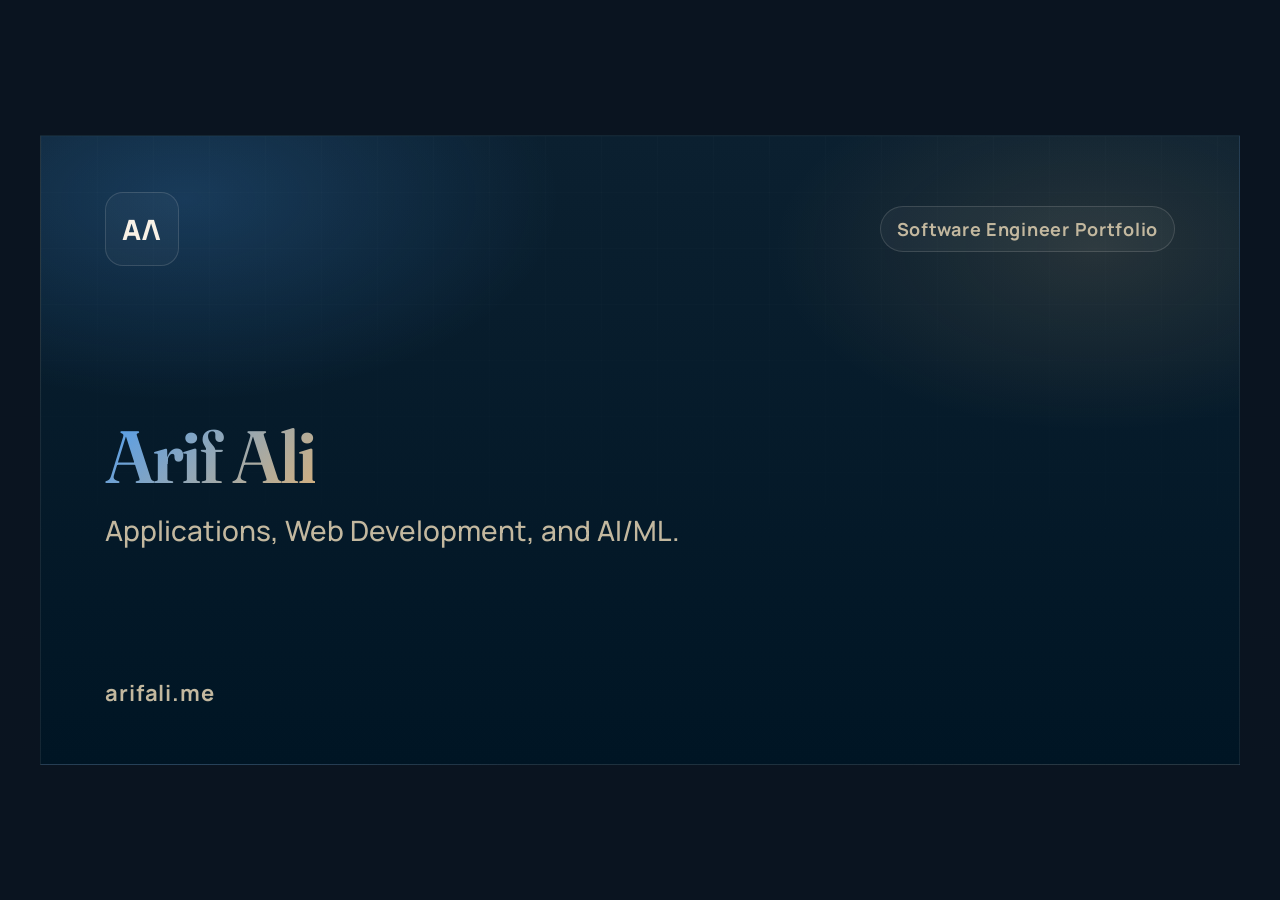
<file: og-image.html>
<!doctype html>
<html lang="en">
<head>
  <meta charset="utf-8" />
  <meta name="viewport" content="width=device-width, initial-scale=1" />
  <title>Arif Ali OG Image</title>
  <link rel="preconnect" href="https://fonts.googleapis.com" />
  <link rel="preconnect" href="https://fonts.gstatic.com" crossorigin />
  <link href="https://fonts.googleapis.com/css2?family=Manrope:wght@500;600;700;800&family=Fraunces:opsz,wght@9..144,600;9..144,700&display=swap" rel="stylesheet" />
  <style>
    :root {
      --bg: #001524;
      --bg-soft: #0b2030;
      --ink: #f8f1e6;
      --muted: #c3b89f;
      --line: rgba(248, 241, 230, 0.14);
      --brand: #4c9df2;
      --brand-strong: #2f76bd;
      --accent: #d7b07a;
    }

    * { box-sizing: border-box; }
    html, body { margin: 0; }
    body {
      min-height: 100vh;
      display: grid;
      place-items: center;
      background: #0a1420;
      font-family: Manrope, "Segoe UI", sans-serif;
      color: var(--ink);
    }

    .frame {
      width: 1200px;
      height: 630px;
      position: relative;
      overflow: hidden;
      background:
        radial-gradient(520px 280px at 12% 10%, rgba(76, 157, 242, 0.22), transparent 72%),
        radial-gradient(460px 260px at 88% 18%, rgba(215, 176, 122, 0.14), transparent 70%),
        linear-gradient(180deg, var(--bg-soft), var(--bg));
      border: 1px solid rgba(248, 241, 230, 0.08);
    }

    .grid {
      position: absolute;
      inset: 0;
      background-image:
        linear-gradient(rgba(255,255,255,0.03) 1px, transparent 1px),
        linear-gradient(90deg, rgba(255,255,255,0.03) 1px, transparent 1px);
      background-size: 56px 56px;
      mask-image: linear-gradient(180deg, rgba(0,0,0,0.45), rgba(0,0,0,0));
    }

    .content {
      position: relative;
      z-index: 1;
      height: 100%;
      padding: 56px 64px;
      display: flex;
      flex-direction: column;
      justify-content: space-between;
    }

    .topbar {
      display: flex;
      align-items: center;
      justify-content: space-between;
    }

    .mark {
      width: 74px;
      height: 74px;
      display: grid;
      place-items: center;
      border-radius: 18px;
      border: 1px solid var(--line);
      background: rgba(255, 255, 255, 0.03);
      color: var(--ink);
      font-size: 28px;
      font-weight: 800;
      letter-spacing: 0.04em;
    }

    .tag {
      padding: 10px 16px;
      border: 1px solid var(--line);
      border-radius: 999px;
      background: rgba(255,255,255,0.04);
      color: var(--muted);
      font-size: 18px;
      font-weight: 700;
      letter-spacing: 0.04em;
    }

    .headline {
      max-width: 820px;
      margin-top: 28px;
    }

    h1 {
      margin: 0 0 16px;
      font-family: Fraunces, Georgia, serif;
      font-size: 74px;
      line-height: 0.98;
      letter-spacing: -0.04em;
      font-weight: 600;
    }

    .accent {
      background: linear-gradient(135deg, var(--brand), var(--accent));
      -webkit-background-clip: text;
      background-clip: text;
      color: transparent;
    }

    p {
      margin: 0;
      max-width: 760px;
      color: var(--muted);
      font-size: 28px;
      line-height: 1.45;
      font-weight: 500;
    }

    .footer {
      display: flex;
      align-items: flex-end;
      justify-content: space-between;
      gap: 24px;
    }

    .meta {
      display: flex;
      gap: 10px;
      flex-wrap: wrap;
    }

    .pill {
      padding: 10px 14px;
      border-radius: 999px;
      border: 1px solid var(--line);
      background: rgba(255,255,255,0.04);
      color: var(--ink);
      font-size: 18px;
      font-weight: 700;
    }

    .site {
      color: var(--muted);
      font-size: 22px;
      font-weight: 700;
      letter-spacing: 0.04em;
    }
  </style>
</head>
<body>
  <main class="frame">
    <div class="grid"></div>
    <div class="content">
      <div class="topbar">
        <div class="mark">AΛ</div>
        <div class="tag">Software Engineer Portfolio</div>
      </div>

      <section class="headline">
        
        <h1><span class="accent">Arif Ali</span></h1>
        <p>Applications, Web Development, and AI/ML.</p>
      </section>

      <div class="footer">
      
        <div class="site">arifali.me</div>
      </div>
    </div>
  </main>
</body>
</html>
</file>
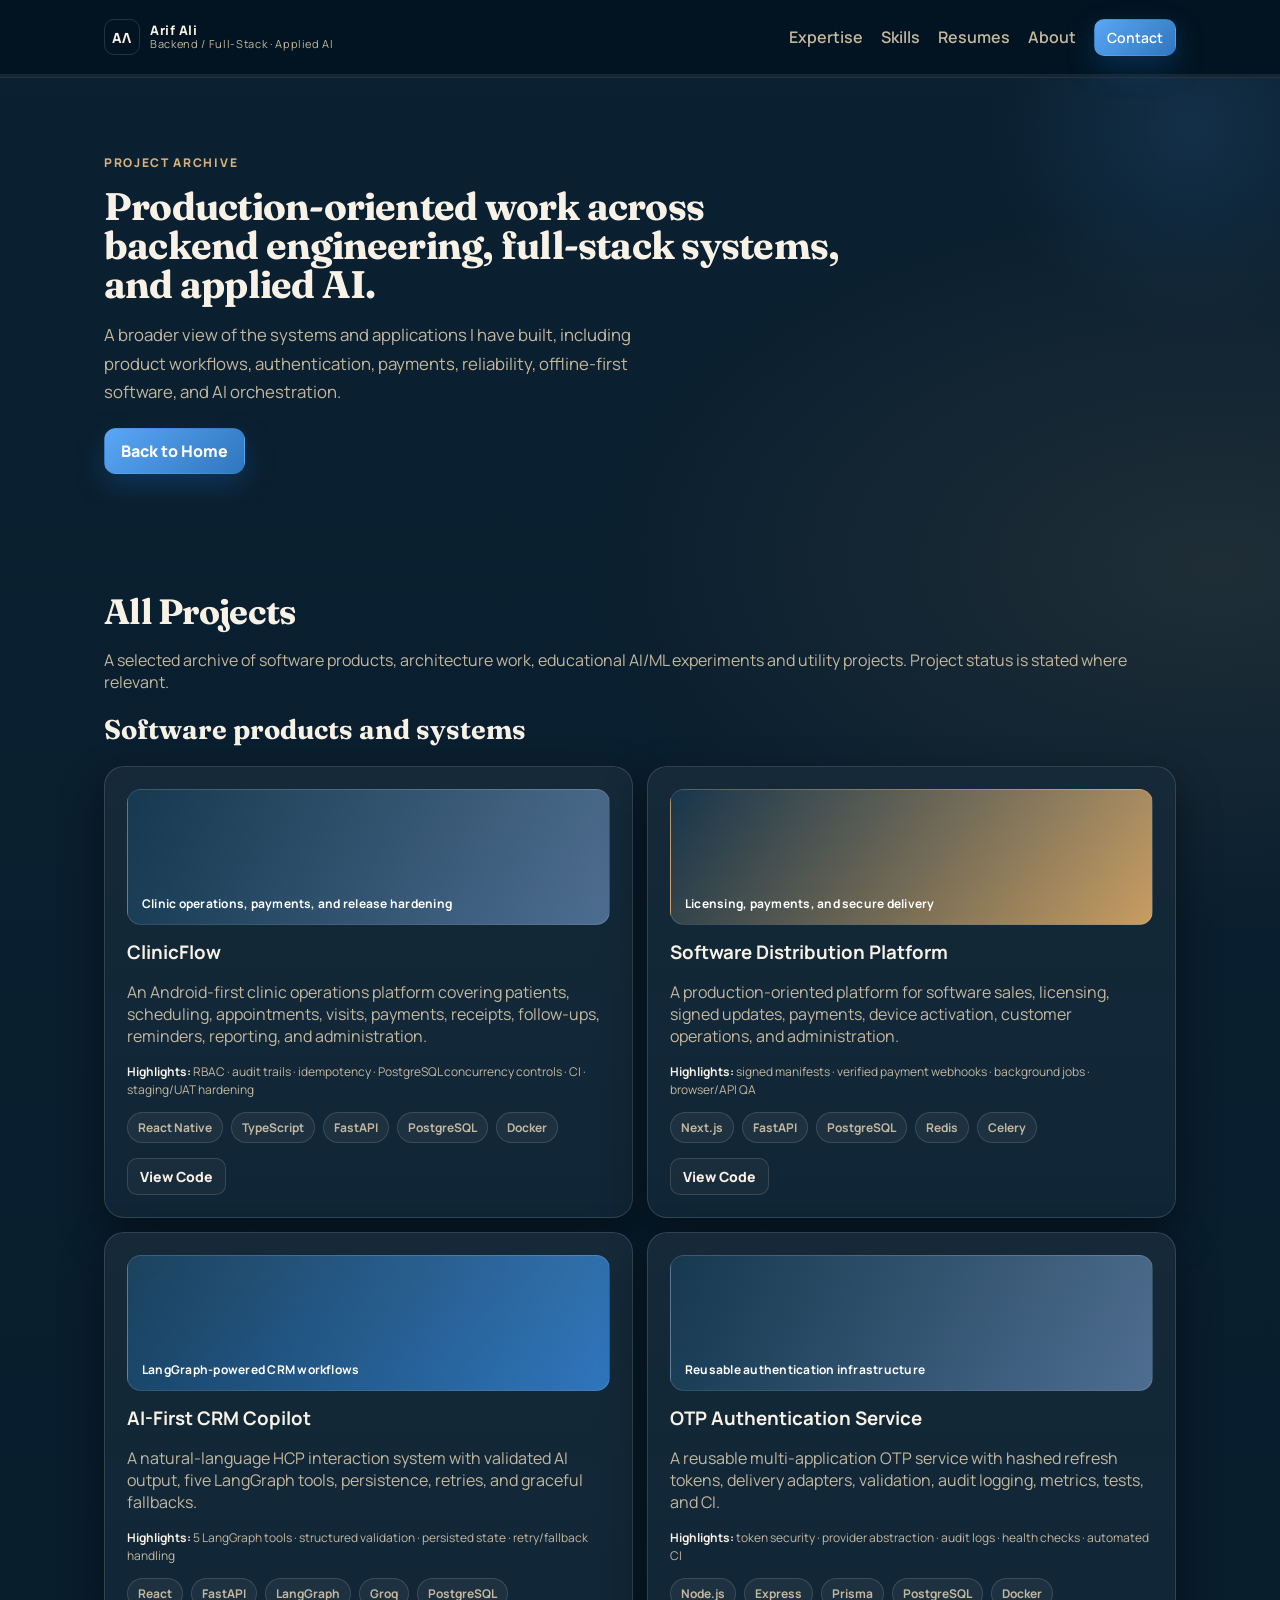
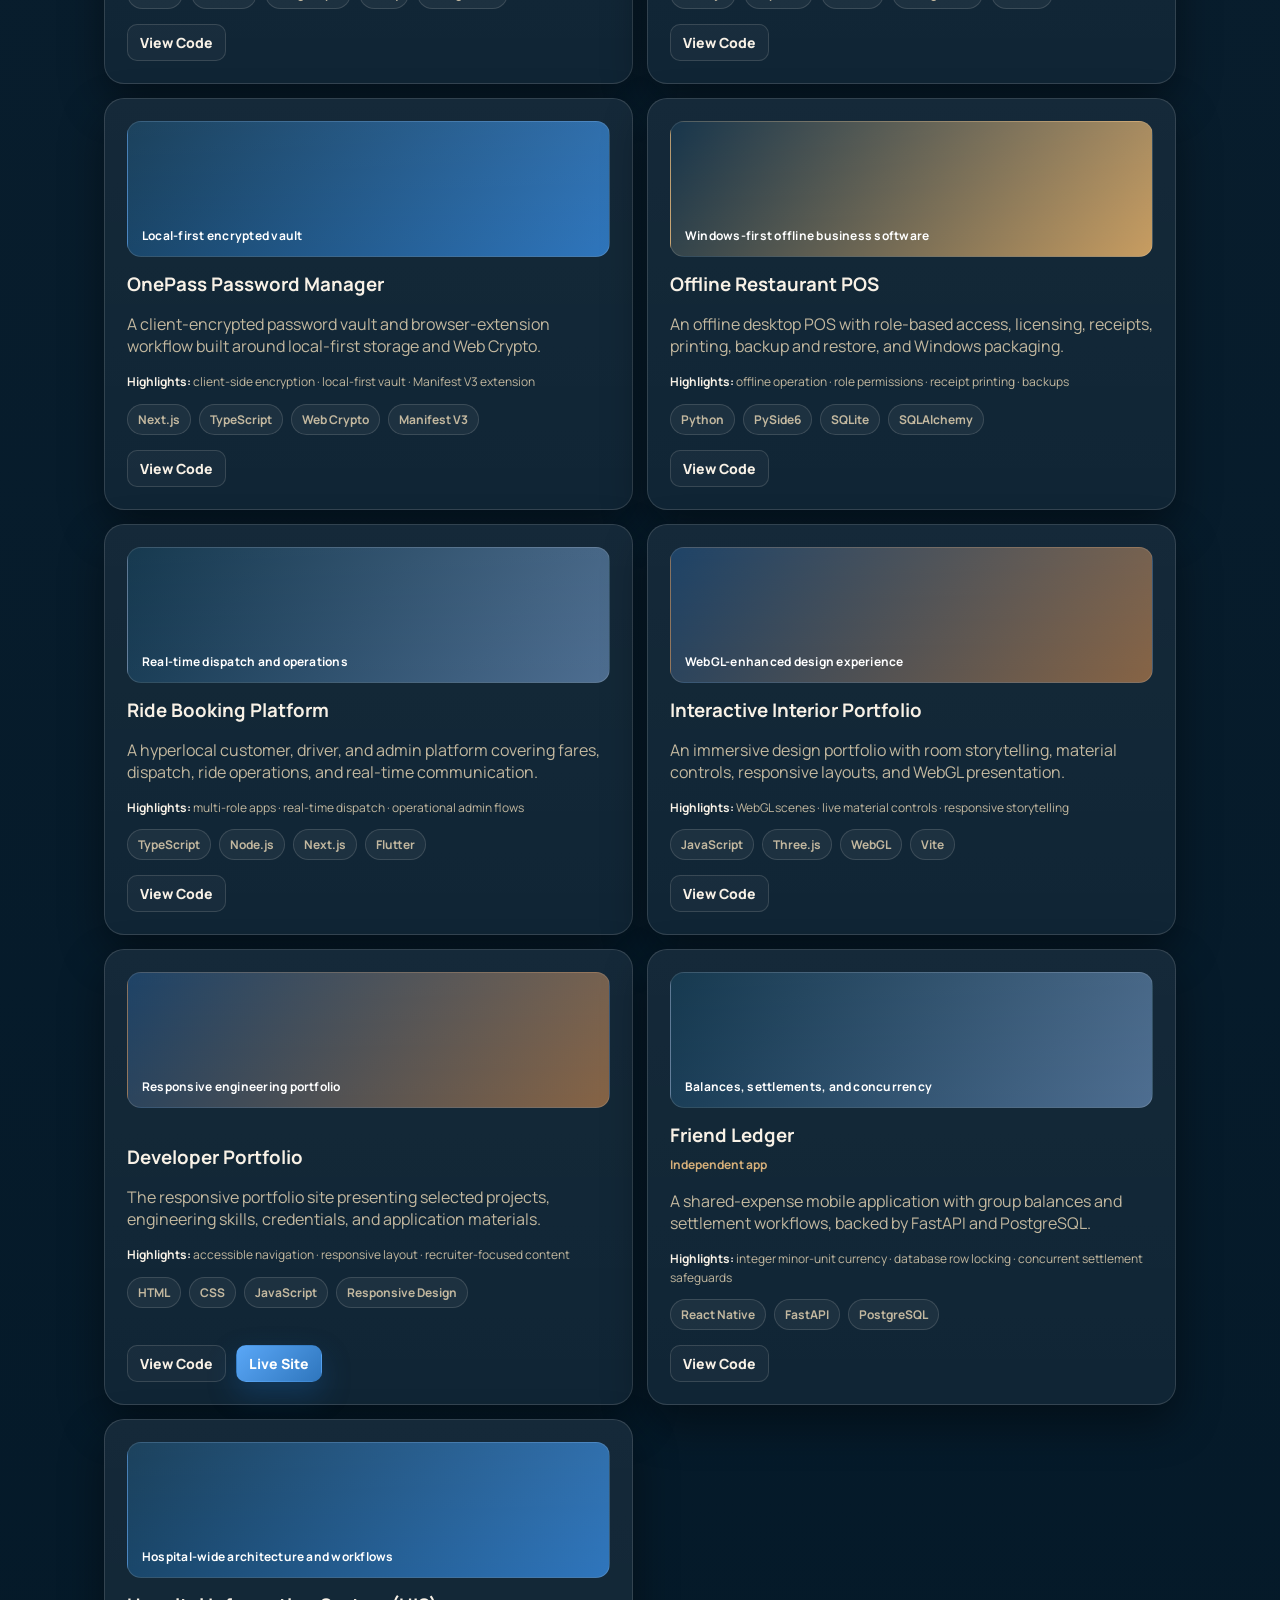
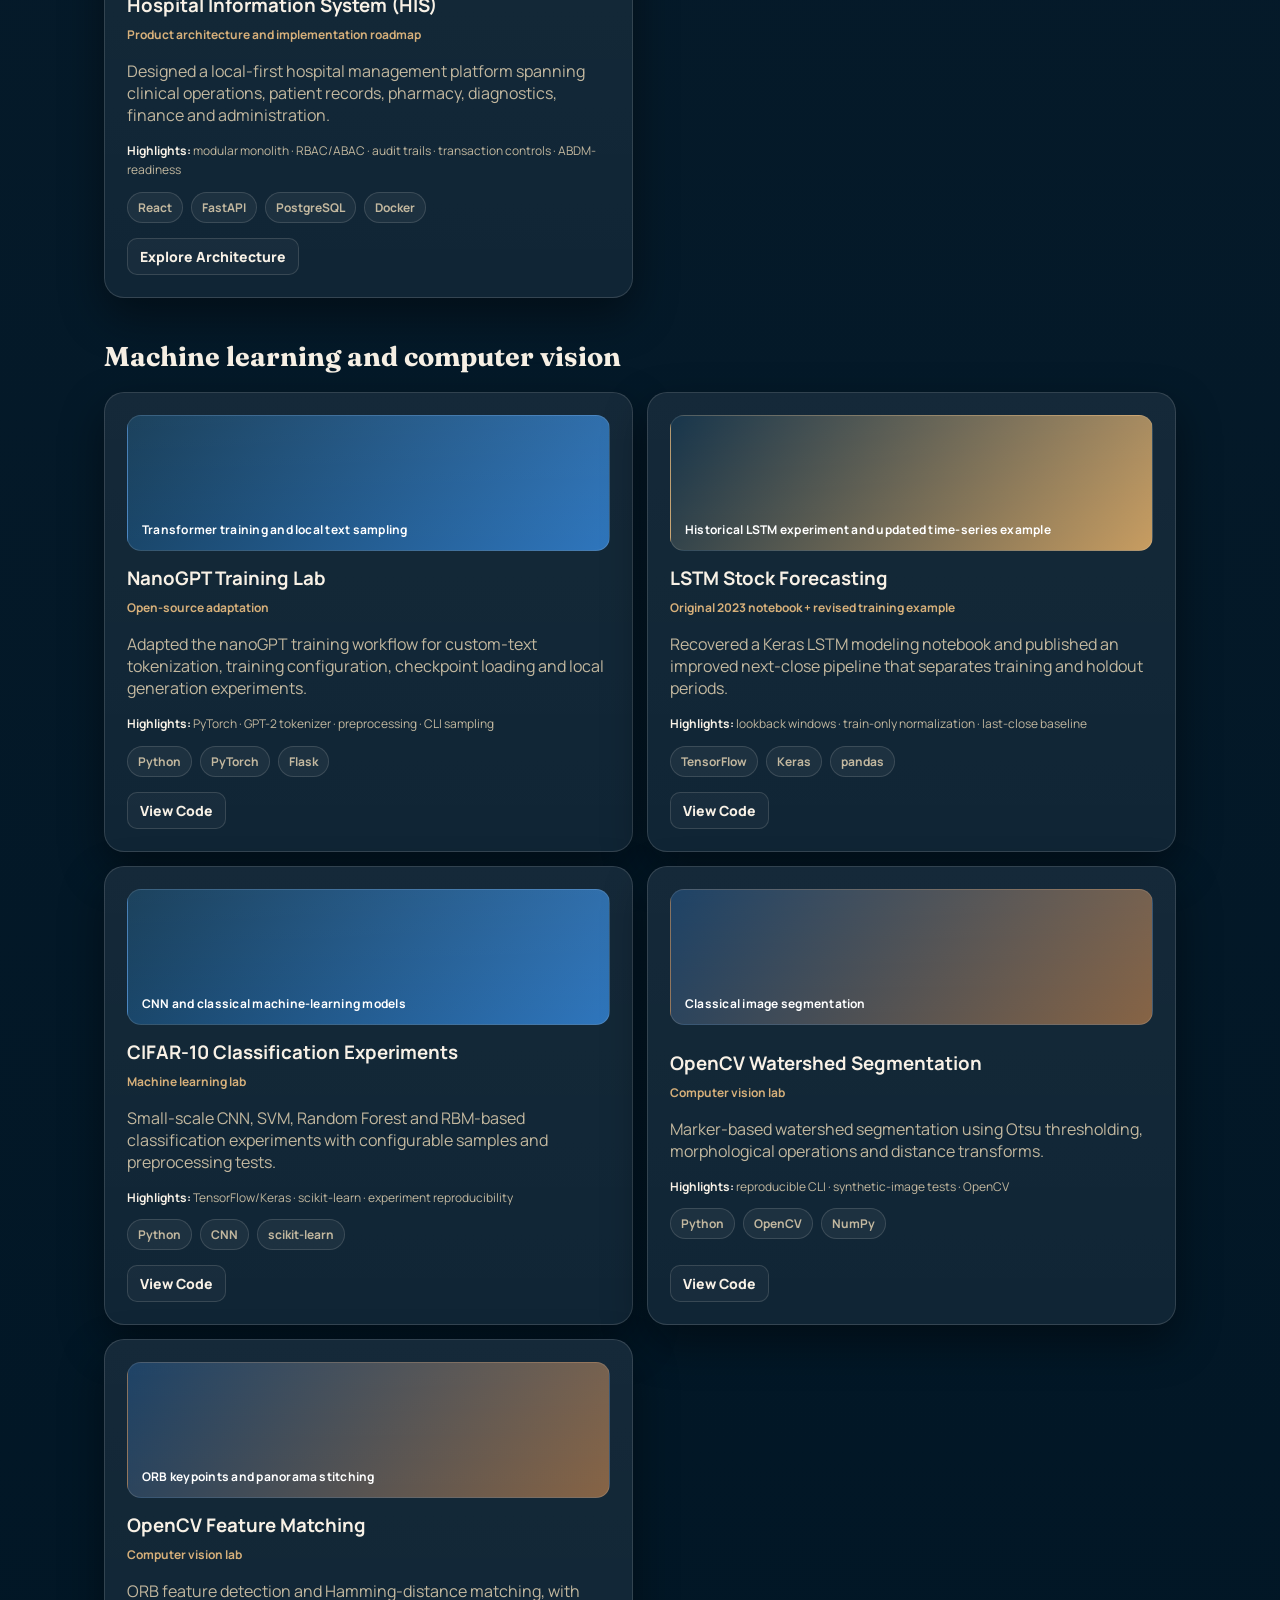
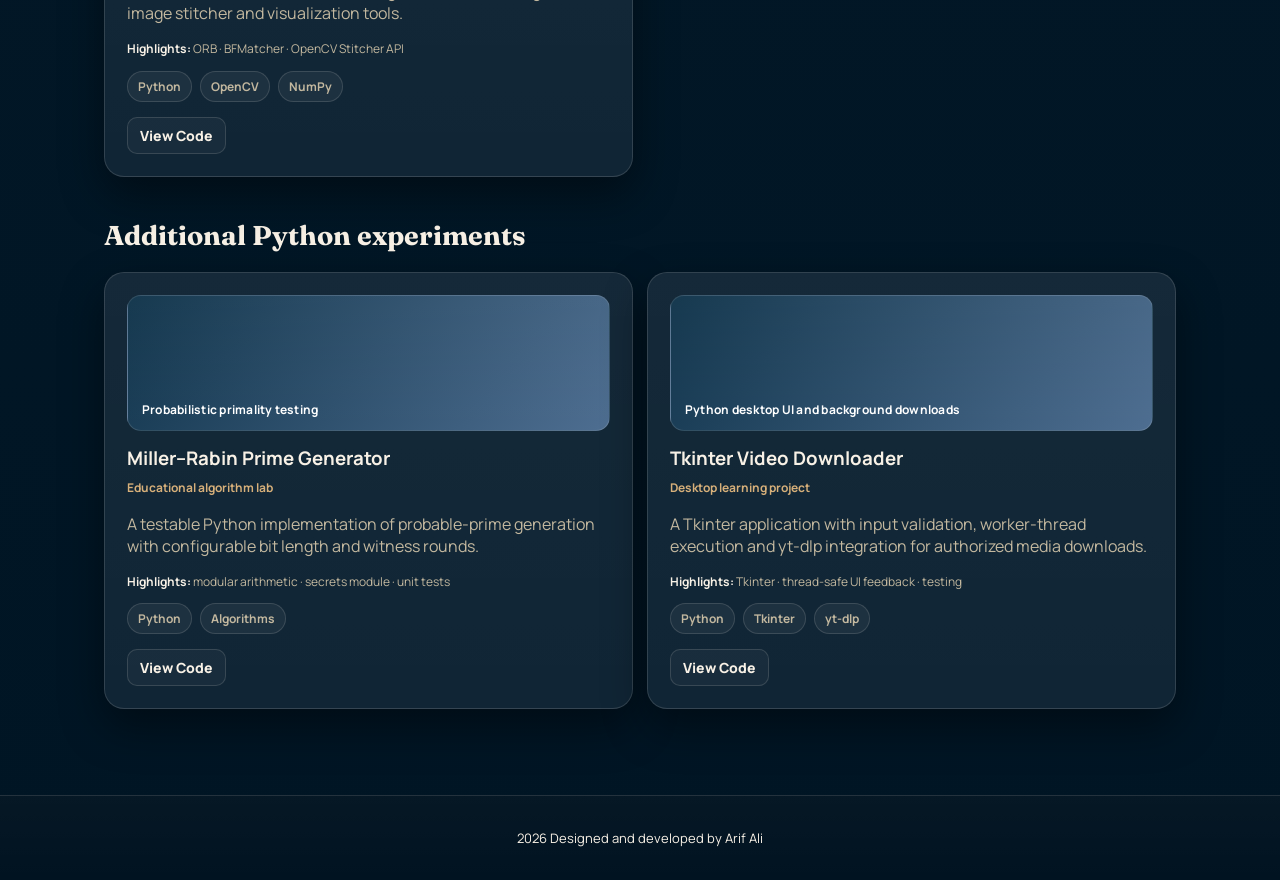
<file: projects.html>
<!doctype html>
<html lang="en">
<head>
  <meta charset="utf-8" />
  <meta name="viewport" content="width=device-width, initial-scale=1" />
  <title>Projects | Arif Ali</title>
  <meta name="description" content="Production-oriented backend, full-stack, security, offline-first, and applied AI projects built by Arif Ali." />
  <meta name="author" content="Arif Ali" />
  <meta property="og:title" content="Projects | Arif Ali" />
  <meta property="og:description" content="Production-oriented backend, full-stack, security, offline-first, and applied AI projects built by Arif Ali." />
  <meta property="og:type" content="website" />
  <meta property="og:url" content="https://arifali.me/projects.html" />
  <meta property="og:image" content="https://arifali.me/og-image.png" />
  <meta name="twitter:card" content="summary_large_image" />
  <meta name="twitter:title" content="Projects | Arif Ali" />
  <meta name="twitter:description" content="Production-oriented backend, full-stack, security, offline-first, and applied AI projects built by Arif Ali." />
  <meta name="twitter:image" content="https://arifali.me/og-image.png" />
  <link rel="icon" type="image/svg+xml" href="data:image/svg+xml,%3Csvg xmlns='http://www.w3.org/2000/svg' viewBox='0 0 64 64'%3E%3Crect width='64' height='64' rx='14' fill='%23001524'/%3E%3Ctext x='50%25' y='54%25' text-anchor='middle' font-size='24' font-family='Arial' font-weight='700' fill='%23f8f1e6'%3EA%CE%9B%3C/text%3E%3C/svg%3E" />
  <link rel="preconnect" href="https://fonts.googleapis.com">
  <link rel="preconnect" href="https://fonts.gstatic.com" crossorigin>
  <link href="https://fonts.googleapis.com/css2?family=Manrope:wght@400;500;600;700;800&family=Fraunces:opsz,wght@9..144,600;9..144,700&display=swap" rel="stylesheet">
  <link rel="stylesheet" href="style.css" />
</head>
<body>
  <header class="header">
    <div class="container nav">
      <a class="brand" href="index.html#top" aria-label="Home">
        <span class="brand-mark" aria-hidden="true">AΛ</span>
        <span class="brand-text">
          <strong>Arif Ali</strong>
          <small>Backend / Full-Stack · Applied AI</small>
        </span>
      </a>
      <button id="menuToggle" class="menu-toggle" type="button" aria-expanded="false" aria-controls="primaryMenu">Menu</button>
      <nav class="menu" id="primaryMenu" aria-label="Primary">
        <a href="index.html#expertise">Expertise</a>
        <a href="index.html#skills">Skills</a>
        <a href="index.html#resumes">Resumes</a>
        <a href="index.html#about">About</a>
        <a href="index.html#contact" class="btn btn-sm">Contact</a>
      </nav>
    </div>
    <div class="scroll-progress" aria-hidden="true"><span id="scrollBar"></span></div>
  </header>

  <main id="top">
    <section class="hero page-hero">
      <div class="container">
        <div class="page-intro reveal">
          <p class="eyebrow">Project Archive</p>
          <h1 class="h1">Production-oriented work across backend engineering, full-stack systems, and applied AI.</h1>
          <p class="sub">A broader view of the systems and applications I have built, including product workflows, authentication, payments, reliability, offline-first software, and AI orchestration.</p>
          <div class="cta">
            <a class="btn" href="index.html#projects">Back to Home</a>
          </div>
        </div>
      </div>
    </section>

    <section class="section">
      <div class="container">
        <div class="section-head reveal">
          <h2 class="h2">All Projects</h2>
          <p class="muted">A selected archive of software products, architecture work, educational AI/ML experiments and utility projects. Project status is stated where relevant.</p>
        </div>

        <div class="grid">
          <h3 class="project-group-heading" id="software-products">Software products and systems</h3>
          <article class="card project reveal">
            <div class="project-visual visual-social"><span>Clinic operations, payments, and release hardening</span></div>
            <div class="project-top">
              <h3>ClinicFlow</h3>
              <p class="muted">An Android-first clinic operations platform covering patients, scheduling, appointments, visits, payments, receipts, follow-ups, reminders, reporting, and administration.</p>
              <p class="project-proof"><strong>Highlights:</strong> RBAC · audit trails · idempotency · PostgreSQL concurrency controls · CI · staging/UAT hardening</p>
              <div class="chips"><span>React Native</span><span>TypeScript</span><span>FastAPI</span><span>PostgreSQL</span><span>Docker</span></div>
            </div>
            <div class="project-actions"><a class="btn btn-sm btn-ghost" href="https://github.com/Er-Arif/clinicflow" target="_blank" rel="noopener noreferrer">View Code</a></div>
          </article>

          <article class="card project reveal">
            <div class="project-visual visual-stock"><span>Licensing, payments, and secure delivery</span></div>
            <div class="project-top">
              <h3>Software Distribution Platform</h3>
              <p class="muted">A production-oriented platform for software sales, licensing, signed updates, payments, device activation, customer operations, and administration.</p>
              <p class="project-proof"><strong>Highlights:</strong> signed manifests · verified payment webhooks · background jobs · browser/API QA</p>
              <div class="chips"><span>Next.js</span><span>FastAPI</span><span>PostgreSQL</span><span>Redis</span><span>Celery</span></div>
            </div>
            <div class="project-actions"><a class="btn btn-sm btn-ghost" href="https://github.com/Er-Arif/software-distribution-platform" target="_blank" rel="noopener noreferrer">View Code</a></div>
          </article>

          <article class="card project reveal">
            <div class="project-visual visual-nlp"><span>LangGraph-powered CRM workflows</span></div>
            <div class="project-top">
              <h3>AI-First CRM Copilot</h3>
              <p class="muted">A natural-language HCP interaction system with validated AI output, five LangGraph tools, persistence, retries, and graceful fallbacks.</p>
              <p class="project-proof"><strong>Highlights:</strong> 5 LangGraph tools · structured validation · persisted state · retry/fallback handling</p>
              <div class="chips"><span>React</span><span>FastAPI</span><span>LangGraph</span><span>Groq</span><span>PostgreSQL</span></div>
            </div>
            <div class="project-actions"><a class="btn btn-sm btn-ghost" href="https://github.com/Er-Arif/ai-crm-copilot" target="_blank" rel="noopener noreferrer">View Code</a></div>
          </article>

          <article class="card project reveal">
            <div class="project-visual visual-social"><span>Reusable authentication infrastructure</span></div>
            <div class="project-top">
              <h3>OTP Authentication Service</h3>
              <p class="muted">A reusable multi-application OTP service with hashed refresh tokens, delivery adapters, validation, audit logging, metrics, tests, and CI.</p>
              <p class="project-proof"><strong>Highlights:</strong> token security · provider abstraction · audit logs · health checks · automated CI</p>
              <div class="chips"><span>Node.js</span><span>Express</span><span>Prisma</span><span>PostgreSQL</span><span>Docker</span></div>
            </div>
            <div class="project-actions"><a class="btn btn-sm btn-ghost" href="https://github.com/Er-Arif/otp-auth-service" target="_blank" rel="noopener noreferrer">View Code</a></div>
          </article>

          <article class="card project reveal">
            <div class="project-visual visual-nlp"><span>Local-first encrypted vault</span></div>
            <div class="project-top">
              <h3>OnePass Password Manager</h3>
              <p class="muted">A client-encrypted password vault and browser-extension workflow built around local-first storage and Web Crypto.</p>
              <p class="project-proof"><strong>Highlights:</strong> client-side encryption · local-first vault · Manifest V3 extension</p>
              <div class="chips"><span>Next.js</span><span>TypeScript</span><span>Web Crypto</span><span>Manifest V3</span></div>
            </div>
            <div class="project-actions"><a class="btn btn-sm btn-ghost" href="https://github.com/Er-Arif/onepass-password-manager" target="_blank" rel="noopener noreferrer">View Code</a></div>
          </article>

          <article class="card project reveal">
            <div class="project-visual visual-stock"><span>Windows-first offline business software</span></div>
            <div class="project-top">
              <h3>Offline Restaurant POS</h3>
              <p class="muted">An offline desktop POS with role-based access, licensing, receipts, printing, backup and restore, and Windows packaging.</p>
              <p class="project-proof"><strong>Highlights:</strong> offline operation · role permissions · receipt printing · backups</p>
              <div class="chips"><span>Python</span><span>PySide6</span><span>SQLite</span><span>SQLAlchemy</span></div>
            </div>
            <div class="project-actions"><a class="btn btn-sm btn-ghost" href="https://github.com/Er-Arif/offline-restaurant-pos" target="_blank" rel="noopener noreferrer">View Code</a></div>
          </article>

          <article class="card project reveal">
            <div class="project-visual visual-social"><span>Real-time dispatch and operations</span></div>
            <div class="project-top">
              <h3>Ride Booking Platform</h3>
              <p class="muted">A hyperlocal customer, driver, and admin platform covering fares, dispatch, ride operations, and real-time communication.</p>
              <p class="project-proof"><strong>Highlights:</strong> multi-role apps · real-time dispatch · operational admin flows</p>
              <div class="chips"><span>TypeScript</span><span>Node.js</span><span>Next.js</span><span>Flutter</span></div>
            </div>
            <div class="project-actions"><a class="btn btn-sm btn-ghost" href="https://github.com/Er-Arif/ride-booking-platform" target="_blank" rel="noopener noreferrer">View Code</a></div>
          </article>

          <article class="card project reveal">
            <div class="project-visual visual-photo"><span>WebGL-enhanced design experience</span></div>
            <div class="project-top">
              <h3>Interactive Interior Portfolio</h3>
              <p class="muted">An immersive design portfolio with room storytelling, material controls, responsive layouts, and WebGL presentation.</p>
              <p class="project-proof"><strong>Highlights:</strong> WebGL scenes · live material controls · responsive storytelling</p>
              <div class="chips"><span>JavaScript</span><span>Three.js</span><span>WebGL</span><span>Vite</span></div>
            </div>
            <div class="project-actions"><a class="btn btn-sm btn-ghost" href="https://github.com/Er-Arif/interactive-interior-portfolio" target="_blank" rel="noopener noreferrer">View Code</a></div>
          </article>

          <article class="card project reveal">
            <div class="project-visual visual-photo"><span>Responsive engineering portfolio</span></div>
            <div class="project-top">
              <h3>Developer Portfolio</h3>
              <p class="muted">The responsive portfolio site presenting selected projects, engineering skills, credentials, and application materials.</p>
              <p class="project-proof"><strong>Highlights:</strong> accessible navigation · responsive layout · recruiter-focused content</p>
              <div class="chips"><span>HTML</span><span>CSS</span><span>JavaScript</span><span>Responsive Design</span></div>
            </div>
            <div class="project-actions">
              <a class="btn btn-sm btn-ghost" href="https://github.com/Er-Arif/developer-portfolio" target="_blank" rel="noopener noreferrer">View Code</a>
              <a class="btn btn-sm" href="https://arifali.me/" target="_blank" rel="noopener noreferrer">Live Site</a>
            </div>
          </article>

          <article class="card project reveal">
            <div class="project-visual visual-social"><span>Balances, settlements, and concurrency</span></div>
            <div class="project-top">
              <h3>Friend Ledger</h3>
              <p class="project-status">Independent app</p>
              <p class="muted">A shared-expense mobile application with group balances and settlement workflows, backed by FastAPI and PostgreSQL.</p>
              <p class="project-proof"><strong>Highlights:</strong> integer minor-unit currency · database row locking · concurrent settlement safeguards</p>
              <div class="chips"><span>React Native</span><span>FastAPI</span><span>PostgreSQL</span></div>
            </div>
            <div class="project-actions"><a class="btn btn-sm btn-ghost" href="https://github.com/Er-Arif/friend-ledger" target="_blank" rel="noopener noreferrer">View Code</a></div>
          </article>

          <article class="card project reveal">
            <div class="project-visual visual-nlp"><span>Hospital-wide architecture and workflows</span></div>
            <div class="project-top">
              <h3>Hospital Information System (HIS)</h3>
              <p class="project-status">Product architecture and implementation roadmap</p>
              <p class="muted">Designed a local-first hospital management platform spanning clinical operations, patient records, pharmacy, diagnostics, finance and administration.</p>
              <p class="project-proof"><strong>Highlights:</strong> modular monolith · RBAC/ABAC · audit trails · transaction controls · ABDM-readiness</p>
              <div class="chips"><span>React</span><span>FastAPI</span><span>PostgreSQL</span><span>Docker</span></div>
            </div>
            <div class="project-actions"><a class="btn btn-sm btn-ghost" href="his-architecture.html">Explore Architecture</a></div>
          </article>

          <h3 class="project-group-heading" id="machine-learning">Machine learning and computer vision</h3>
          <article class="card project reveal">
            <div class="project-visual visual-nlp"><span>Transformer training and local text sampling</span></div>
            <div class="project-top">
              <h3>NanoGPT Training Lab</h3>
              <p class="project-status">Open-source adaptation</p>
              <p class="muted">Adapted the nanoGPT training workflow for custom-text tokenization, training configuration, checkpoint loading and local generation experiments.</p>
              <p class="project-proof"><strong>Highlights:</strong> PyTorch · GPT-2 tokenizer · preprocessing · CLI sampling</p>
              <div class="chips"><span>Python</span><span>PyTorch</span><span>Flask</span></div>
            </div>
            <div class="project-actions"><a class="btn btn-sm btn-ghost" href="https://github.com/Er-Arif/nanogpt-training-lab" target="_blank" rel="noopener noreferrer">View Code</a></div>
          </article>
          <article class="card project reveal">
            <div class="project-visual visual-stock"><span>Historical LSTM experiment and updated time-series example</span></div>
            <div class="project-top">
              <h3>LSTM Stock Forecasting</h3>
              <p class="project-status">Original 2023 notebook + revised training example</p>
              <p class="muted">Recovered a Keras LSTM modeling notebook and published an improved next-close pipeline that separates training and holdout periods.</p>
              <p class="project-proof"><strong>Highlights:</strong> lookback windows · train-only normalization · last-close baseline</p>
              <div class="chips"><span>TensorFlow</span><span>Keras</span><span>pandas</span></div>
            </div>
            <div class="project-actions"><a class="btn btn-sm btn-ghost" href="https://github.com/Er-Arif/lstm-stock-forecasting" target="_blank" rel="noopener noreferrer">View Code</a></div>
          </article>
          <article class="card project reveal">
            <div class="project-visual visual-nlp"><span>CNN and classical machine-learning models</span></div>
            <div class="project-top">
              <h3>CIFAR-10 Classification Experiments</h3>
              <p class="project-status">Machine learning lab</p>
              <p class="muted">Small-scale CNN, SVM, Random Forest and RBM-based classification experiments with configurable samples and preprocessing tests.</p>
              <p class="project-proof"><strong>Highlights:</strong> TensorFlow/Keras · scikit-learn · experiment reproducibility</p>
              <div class="chips"><span>Python</span><span>CNN</span><span>scikit-learn</span></div>
            </div>
            <div class="project-actions"><a class="btn btn-sm btn-ghost" href="https://github.com/Er-Arif/machine-learning-experiments" target="_blank" rel="noopener noreferrer">View Code</a></div>
          </article>
          <article class="card project reveal">
            <div class="project-visual visual-photo"><span>Classical image segmentation</span></div>
            <div class="project-top">
              <h3>OpenCV Watershed Segmentation</h3>
              <p class="project-status">Computer vision lab</p>
              <p class="muted">Marker-based watershed segmentation using Otsu thresholding, morphological operations and distance transforms.</p>
              <p class="project-proof"><strong>Highlights:</strong> reproducible CLI · synthetic-image tests · OpenCV</p>
              <div class="chips"><span>Python</span><span>OpenCV</span><span>NumPy</span></div>
            </div>
            <div class="project-actions"><a class="btn btn-sm btn-ghost" href="https://github.com/Er-Arif/opencv-watershed-segmentation" target="_blank" rel="noopener noreferrer">View Code</a></div>
          </article>
          <article class="card project reveal">
            <div class="project-visual visual-photo"><span>ORB keypoints and panorama stitching</span></div>
            <div class="project-top">
              <h3>OpenCV Feature Matching</h3>
              <p class="project-status">Computer vision lab</p>
              <p class="muted">ORB feature detection and Hamming-distance matching, with image stitcher and visualization tools.</p>
              <p class="project-proof"><strong>Highlights:</strong> ORB · BFMatcher · OpenCV Stitcher API</p>
              <div class="chips"><span>Python</span><span>OpenCV</span><span>NumPy</span></div>
            </div>
            <div class="project-actions"><a class="btn btn-sm btn-ghost" href="https://github.com/Er-Arif/opencv-feature-matching" target="_blank" rel="noopener noreferrer">View Code</a></div>
          </article>
          <h3 class="project-group-heading" id="python-utilities">Additional Python experiments</h3>
          <article class="card project reveal">
            <div class="project-visual visual-social"><span>Probabilistic primality testing</span></div>
            <div class="project-top">
              <h3>Miller–Rabin Prime Generator</h3>
              <p class="project-status">Educational algorithm lab</p>
              <p class="muted">A testable Python implementation of probable-prime generation with configurable bit length and witness rounds.</p>
              <p class="project-proof"><strong>Highlights:</strong> modular arithmetic · secrets module · unit tests</p>
              <div class="chips"><span>Python</span><span>Algorithms</span></div>
            </div>
            <div class="project-actions"><a class="btn btn-sm btn-ghost" href="https://github.com/Er-Arif/miller-rabin-prime-generator" target="_blank" rel="noopener noreferrer">View Code</a></div>
          </article>
          <article class="card project reveal">
            <div class="project-visual visual-social"><span>Python desktop UI and background downloads</span></div>
            <div class="project-top">
              <h3>Tkinter Video Downloader</h3>
              <p class="project-status">Desktop learning project</p>
              <p class="muted">A Tkinter application with input validation, worker-thread execution and yt-dlp integration for authorized media downloads.</p>
              <p class="project-proof"><strong>Highlights:</strong> Tkinter · thread-safe UI feedback · testing</p>
              <div class="chips"><span>Python</span><span>Tkinter</span><span>yt-dlp</span></div>
            </div>
            <div class="project-actions"><a class="btn btn-sm btn-ghost" href="https://github.com/Er-Arif/tkinter-video-downloader" target="_blank" rel="noopener noreferrer">View Code</a></div>
          </article>
        </div>
      </div>
    </section>
  </main>

  <footer class="footer">
    <div class="container footer-inner"><div class="footer-bottom"><p class="footer-status"><span id="year"></span> Designed and developed by Arif Ali</p></div></div>
  </footer>

  <script src="script.js"></script>
  <!-- Cloudflare Web Analytics --><script defer src='https://static.cloudflareinsights.com/beacon.min.js' data-cf-beacon='{"token": "a621b41dcdbb49bc8793217a2a3b20c9"}'></script><!-- End Cloudflare Web Analytics -->
</body>
</html>
</file>
<file: style.css>
﻿:root{
  --bg:#001524;
  --bg-soft:#0b2030;
  --ink:#f8f1e6;
  --muted:#c3b89f;
  --line:rgba(248,241,230,.14);
  --brand:#4c9df2;
  --brand-strong:#2f76bd;
  --accent:#d7b07a;
  --card:#102535;
  --shadow:0 18px 44px rgba(0,0,0,.42);
  --header-bg:rgba(2,19,33,.9);
  --footer-bg:rgba(2,19,33,.82);
  --glow-1:rgba(76,157,242,.16);
  --glow-2:rgba(215,176,122,.1);
  --hero-halo:rgba(76,157,242,.12);
  --ghost-bg:rgba(255,255,255,.045);
  --chip-bg:rgba(255,255,255,.05);
  --progress-track:rgba(255,255,255,.08);
  --radius:20px;
  --max:1120px;
}
*{box-sizing:border-box}
html{scroll-behavior:smooth}
body{
  margin:0;
  color:var(--ink);
  font-family:Manrope, "Segoe UI", sans-serif;
  background:
    radial-gradient(900px 460px at 10% -10%, var(--glow-1), transparent 70%),
    radial-gradient(900px 520px at 95% 10%, var(--glow-2), transparent 70%),
    linear-gradient(180deg, var(--bg-soft), var(--bg));
}
::selection{
  background:rgba(88,178,160,.24);
  color:var(--ink);
}

main{overflow:hidden}
a{color:inherit;text-decoration:none}
a:hover{opacity:.9}
.container{max-width:var(--max);margin:0 auto;padding:0 24px}

.header{
  position:sticky;
  top:0;
  z-index:50;
  border-bottom:1px solid var(--line);
  background:var(--header-bg);
  backdrop-filter:blur(8px);
}
.scroll-progress{
  height:3px;
  width:100%;
  background:var(--progress-track);
}
.scroll-progress span{
  display:block;
  width:0%;
  height:100%;
  background:linear-gradient(90deg,var(--brand),var(--accent));
  transition:width .12s linear;
}
.nav{
  height:74px;
  display:flex;
  align-items:center;
  justify-content:space-between;
  gap:14px;
  position:relative;
}
.brand{
  display:inline-flex;
  align-items:center;
  gap:10px;
  font-family:Fraunces, Georgia, serif;
  letter-spacing:.3px;
}
.brand-mark{
  width:36px;
  height:36px;
  display:grid;
  place-items:center;
  border-radius:10px;
  font-family:Manrope, "Segoe UI", sans-serif;
  font-size:14px;
  font-weight:800;
  letter-spacing:.03em;
  color:var(--ink);
  background:transparent;
  border:1px solid var(--line);
  box-shadow:none;
}
.brand-text{
  display:flex;
  flex-direction:column;
  line-height:1.05;
}
.brand-text strong{
  font-family:Manrope, "Segoe UI", sans-serif;
  font-size:13px;
  font-weight:800;
  letter-spacing:.04em;
  color:var(--ink);
}
.brand-text small{
  font-family:Manrope, "Segoe UI", sans-serif;
  font-size:11px;
  color:var(--muted);
  letter-spacing:.06em;
}
.menu{display:flex;gap:18px;align-items:center}
.menu a{color:var(--muted);font-weight:600}
.menu a:hover{color:var(--ink)}
.menu a.active{
  color:var(--ink);
  text-decoration:underline;
  text-decoration-thickness:2px;
  text-underline-offset:5px;
}
.menu-toggle{
  display:none;
  border:1px solid var(--line);
  background:var(--ghost-bg);
  color:var(--ink);
  padding:8px 12px;
  border-radius:10px;
  font-weight:700;
}

.section{padding:86px 0}
.hero{padding:76px 0 54px}
.hero{
  position:relative;
  overflow:hidden;
}
.hero::after{
  content:"";
  position:absolute;
  width:420px;
  height:420px;
  right:-120px;
  top:-160px;
  border-radius:50%;
  background:radial-gradient(circle, var(--hero-halo), transparent 68%);
  transform:translateY(var(--hero-shift, 0px));
  pointer-events:none;
}
.hero-grid{
  display:grid;
  grid-template-columns:1.15fr .85fr;
  gap:24px;
  align-items:start;
  position:relative;
  z-index:1;
}
.h1{
  margin:16px 0 14px;
  font-family:Fraunces, Georgia, serif;
  font-size:clamp(1.6rem, 5vw, 2.4rem);
  line-height:1.02;
  letter-spacing:-.02em;
}
.name-accent{
  background:linear-gradient(135deg, var(--brand), var(--accent));
  -webkit-background-clip:text;
  background-clip:text;
  color:transparent;
  display:inline-block;
  text-shadow:0 10px 24px rgba(0,0,0,.16);
}
.sub{
  max-width:57ch;
  color:var(--muted);
  font-size:1.05rem;
  line-height:1.68;
}
.cta,.links{display:flex;flex-wrap:wrap;gap:12px}
.cta{margin-top:22px}
.links{margin-top:16px;color:var(--muted);font-weight:600}
.availability{
  display:flex;
  flex-wrap:wrap;
  gap:8px;
  margin-top:18px;
}
.availability span{
  display:inline-flex;
  align-items:center;
  gap:7px;
  padding:7px 10px;
  border:1px solid var(--line);
  border-radius:999px;
  background:var(--ghost-bg);
  color:var(--muted);
  font-size:12px;
  font-weight:700;
}
.availability span::before{
  content:"";
  width:7px;
  height:7px;
  border-radius:50%;
  background:#63d5a5;
  box-shadow:0 0 0 4px rgba(99,213,165,.1);
}

.btn{
  display:inline-flex;
  align-items:center;
  justify-content:center;
  border:1px solid transparent;
  border-radius:12px;
  padding:11px 16px;
  font-weight:800;
  transition:transform .2s ease, box-shadow .2s ease;
}
.btn:hover{transform:translateY(-2px)}
.btn:active{transform:translateY(0)}
.btn:not(.btn-ghost){
  background:linear-gradient(135deg, #5aa7f7, #2f76bd);
  color:#fff;
  box-shadow:0 12px 28px rgba(24,95,164,.34);
}
.btn-ghost{
  border-color:rgba(248,241,230,.14);
  background:rgba(255,255,255,.035);
  color:var(--ink);
}
.btn-sm{padding:8px 12px;font-size:14px;border-radius:10px}

.card{
  background:
    linear-gradient(180deg, rgba(255,255,255,.018), rgba(255,255,255,0)),
    var(--card);
  border:1px solid var(--line);
  border-radius:var(--radius);
  box-shadow:var(--shadow);
  padding:22px;
  transition:transform .2s ease, box-shadow .2s ease;
}
.card:hover{
  transform:translateY(-3px);
  box-shadow:0 18px 44px rgba(0,0,0,.4);
}
.hero-card{
  display:flex;
  flex-direction:column;
  gap:14px;
  align-self:start;
  padding:0;
}
.hero-photo{
  border-radius:14px;
  overflow:hidden;
  min-height:220px;
  border:1px solid var(--line);
  background:var(--ghost-bg);
}
.hero-photo img{
  display:block;
  width:100%;
  height:100%;
  object-fit:cover;
}

.section-head{margin-bottom:20px}
.section-actions{
  margin-top:18px;
  display:flex;
  justify-content:center;
}
.h2{
  margin:0 0 7px;
  font-size:clamp(1.6rem, 3vw, 2.2rem);
  font-family:Fraunces, Georgia, serif;
  letter-spacing:-.02em;
}
.eyebrow{
  margin:0 0 10px;
  color:var(--accent);
  font-size:12px;
  font-weight:800;
  letter-spacing:.14em;
  text-transform:uppercase;
}
.page-hero{
  padding-bottom:30px;
}
.page-intro{
  max-width:760px;
}
.muted{color:var(--muted)}
.small{font-size:13px}

.grid{display:grid;grid-template-columns:repeat(2,minmax(0,1fr));gap:14px}
.skills-grid{
  grid-template-columns:repeat(2,minmax(0,1fr));
}
.project{
  min-height:208px;
  display:flex;
  flex-direction:column;
  justify-content:space-between;
}
.project-visual{
  border:1px solid var(--line);
  border-radius:14px;
  height:136px;
  margin-bottom:14px;
  position:relative;
  overflow:hidden;
  padding:12px;
}
.project-visual::before{
  content:"";
  position:absolute;
  inset:0;
  background:linear-gradient(180deg, rgba(255,255,255,.03), rgba(255,255,255,0));
  pointer-events:none;
}
.project-visual > span{
  position:absolute;
  left:14px;
  bottom:12px;
  font-size:12px;
  font-weight:700;
  color:#fff;
  letter-spacing:.02em;
  z-index:2;
}
.mockup{
  position:relative;
  height:100%;
  border:1px solid rgba(255,255,255,.16);
  border-radius:12px;
  background:rgba(7,15,26,.28);
  backdrop-filter:blur(4px);
  overflow:hidden;
}
.mockup-bar{
  display:flex;
  gap:6px;
  padding:9px 10px 7px;
}
.mockup-bar span{
  position:static;
  width:7px;
  height:7px;
  border-radius:999px;
  background:rgba(255,255,255,.42);
}
.mockup-screen{
  display:grid;
  height:calc(100% - 23px);
  padding:8px 10px 28px;
}
.mockup-gallery .mockup-screen{
  grid-template-columns:24px 1fr;
  gap:10px;
}
.mockup-sidebar{
  border-radius:7px;
  background:linear-gradient(180deg, rgba(255,255,255,.18), rgba(255,255,255,.04));
}
.mockup-gallery-grid{
  display:grid;
  grid-template-columns:repeat(3, minmax(0, 1fr));
  gap:7px;
}
.mockup-gallery-grid i,
.doc-panel b,
.chart-stats b,
.social-post b{
  display:block;
}
.mockup-gallery-grid i{
  border-radius:8px;
  background:linear-gradient(135deg, rgba(255,255,255,.22), rgba(255,255,255,.05));
}
.mockup-doc .mockup-screen{
  grid-template-columns:1.1fr .8fr;
  gap:10px;
}
.doc-sheet{
  border-radius:9px;
  background:
    linear-gradient(180deg, rgba(255,255,255,.24) 0 10px, transparent 10px),
    repeating-linear-gradient(180deg, rgba(255,255,255,.13), rgba(255,255,255,.13) 2px, transparent 2px, transparent 10px),
    rgba(255,255,255,.08);
}
.doc-panel{
  display:grid;
  gap:7px;
  align-content:start;
}
.doc-panel b{
  height:16px;
  border-radius:999px;
  background:linear-gradient(90deg, rgba(255,255,255,.22), rgba(255,255,255,.06));
}
.chart-stats{
  display:grid;
  grid-template-columns:repeat(3, minmax(0, 1fr));
  gap:7px;
  margin-bottom:9px;
}
.chart-stats b{
  height:20px;
  border-radius:8px;
  background:linear-gradient(180deg, rgba(255,255,255,.18), rgba(255,255,255,.06));
}
.chart-line{
  border-radius:10px;
  background:rgba(255,255,255,.05);
  padding:10px 8px;
  min-height:58px;
}
.chart-line svg{
  width:100%;
  height:100%;
}
.chart-line polyline{
  fill:none;
  stroke:#fff;
  stroke-width:3;
  stroke-linecap:round;
  stroke-linejoin:round;
}
.mockup-social .mockup-screen{
  gap:8px;
  align-content:start;
}
.social-composer,
.social-post{
  border-radius:10px;
  background:rgba(255,255,255,.08);
}
.social-composer{
  height:18px;
}
.social-post{
  padding:10px;
  display:grid;
  gap:6px;
}
.social-post.short{
  width:78%;
}
.social-post b{
  height:6px;
  border-radius:999px;
  background:rgba(255,255,255,.2);
}
.social-post b:first-child{
  width:36%;
}
.social-post b:nth-child(2){
  width:100%;
}
.social-post b:nth-child(3){
  width:72%;
}
.visual-photo{background:linear-gradient(130deg, #173d62, #876445)}
.visual-nlp{background:linear-gradient(130deg, #153c58, #2f76bd)}
.visual-stock{background:linear-gradient(130deg, #102f46, #c89d61)}
.visual-social{background:linear-gradient(130deg, #0f334a, #4e6e91)}
.project h3{margin:0}
.project-proof{
  margin:10px 0 0;
  color:var(--muted);
  font-size:12px;
  line-height:1.55;
}
.project-proof strong{color:var(--ink)}
.project-actions{display:flex;gap:10px;margin-top:15px;flex-wrap:wrap}
.project a[aria-disabled="true"]{opacity:.55;pointer-events:none}

.chips{display:flex;gap:8px;flex-wrap:wrap;margin-top:12px}
.chips span{
  padding:6px 10px;
  border-radius:999px;
  border:1px solid var(--line);
  background:var(--chip-bg);
  color:var(--muted);
  font-size:12px;
  font-weight:700;
}
.list{margin:10px 0 0;padding-left:18px;color:var(--muted)}
.list li{margin:6px 0}
.about p{margin:0;color:var(--muted);line-height:1.75}
.contact-email{
  display:inline-flex;
  align-items:center;
  padding:6px 10px;
  border:1px solid var(--line);
  border-radius:12px;
  background:var(--ghost-bg);
  color:var(--ink);
  font-weight:600;
  letter-spacing:.01em;
}
.copy-email-btn{
  margin-top:10px;
  padding:0;
  border:none;
  background:transparent;
  color:var(--brand);
  font-size:12px;
  font-weight:700;
  border-radius:0;
  box-shadow:none;
}
.copy-email-btn:hover{
  transform:none;
  color:var(--accent);
  text-decoration:underline;
  text-underline-offset:4px;
}
.copy-email-btn:active{
  transform:none;
}
.copy-email-status{margin-top:10px}

.contact-grid{grid-template-columns:.9fr 1.1fr}
.footer{
  border-top:1px solid var(--line);
  padding:20px 0;
  background:
    linear-gradient(180deg, rgba(255,255,255,.02), rgba(255,255,255,0)),
    var(--footer-bg);
}
.footer-inner{
  display:block;
}
.footer-bottom{
  display:flex;
  justify-content:center;
}
.footer-status{
  font-size:13px;
  text-align:center;
  color:#f8f1e6;
}

.reveal{
  opacity:0;
  transform:translateY(16px);
  transition:opacity .55s ease, transform .55s ease;
}
.reveal.is-visible{
  opacity:1;
  transform:translateY(0);
}

@media (max-width:900px){
  .nav{height:auto;padding:16px 0;flex-wrap:wrap;gap:16px}
  .hero-grid{grid-template-columns:1fr}
  .contact-grid,.grid{grid-template-columns:1fr}
  .footer-top{
    flex-direction:column;
    align-items:flex-start;
  }
  .menu-toggle{
    display:inline-flex;
    margin-left:auto;
    padding:10px 14px;
    border-radius:12px;
  }
  .menu{
    position:absolute;
    right:0;
    top:100%;
    width:max-content;
    min-width:190px;
    margin-top:10px;
    padding:14px 16px;
    border:1px solid var(--line);
    border-radius:16px;
    background:var(--bg-soft);
    display:none;
    flex-direction:column;
    align-items:flex-start;
    gap:12px;
    box-shadow:var(--shadow);
    z-index:60;
  }
  .menu.open{display:flex}
  .menu a{font-size:15px}
  .brand-mark{width:40px;height:40px;font-size:15px}
  .brand-text strong{font-size:12px}
  .brand-text small{font-size:11px}
}

@media (max-width:560px){
  .container{padding:0 16px}
  .section{padding:70px 0}
  .hero{padding-top:58px}
}

.certification-details{margin-top:24px}
.certification-details summary{cursor:pointer;font-weight:700}
.sr-only{position:absolute;width:1px;height:1px;padding:0;margin:-1px;overflow:hidden;clip:rect(0,0,0,0);white-space:nowrap;border:0}

/* Portfolio content refresh: project grouping and recruiter documents */
.section-alt{
  background:linear-gradient(180deg, rgba(255,255,255,.012), rgba(0,0,0,.055));
}
.project-status{
  font-size:12px;
  font-weight:700;
  color:var(--accent);
  margin:8px 0 10px;
  line-height:1.5;
}
.project-group-heading{
  grid-column:1/-1;
  font-family:Fraunces,Georgia,serif;
  font-size:clamp(1.25rem,2.5vw,1.7rem);
  line-height:1.2;
  margin:28px 0 6px;
  scroll-margin-top:105px;
}
.project-group-heading:first-child{margin-top:0}
.resume-card{display:flex;flex-direction:column;gap:10px}
.resume-card h3{margin:0}
.resume-card p.muted{line-height:1.6;margin:0 0 8px}
.resume-card .btn{margin-top:auto;align-self:flex-start}
.resume-tag{
  margin:0;
  color:var(--accent);
  text-transform:uppercase;
  font-weight:800;
  letter-spacing:.08em;
  font-size:11px;
}
.case-study-note{margin-top:20px}
.case-study-note h3{margin:0 0 8px}
.case-study-note p{margin:0;line-height:1.7}
@media(max-width:560px){
  .resume-card .btn{width:100%;text-align:center}
  .project-group-heading{scroll-margin-top:90px}
}
</file>
